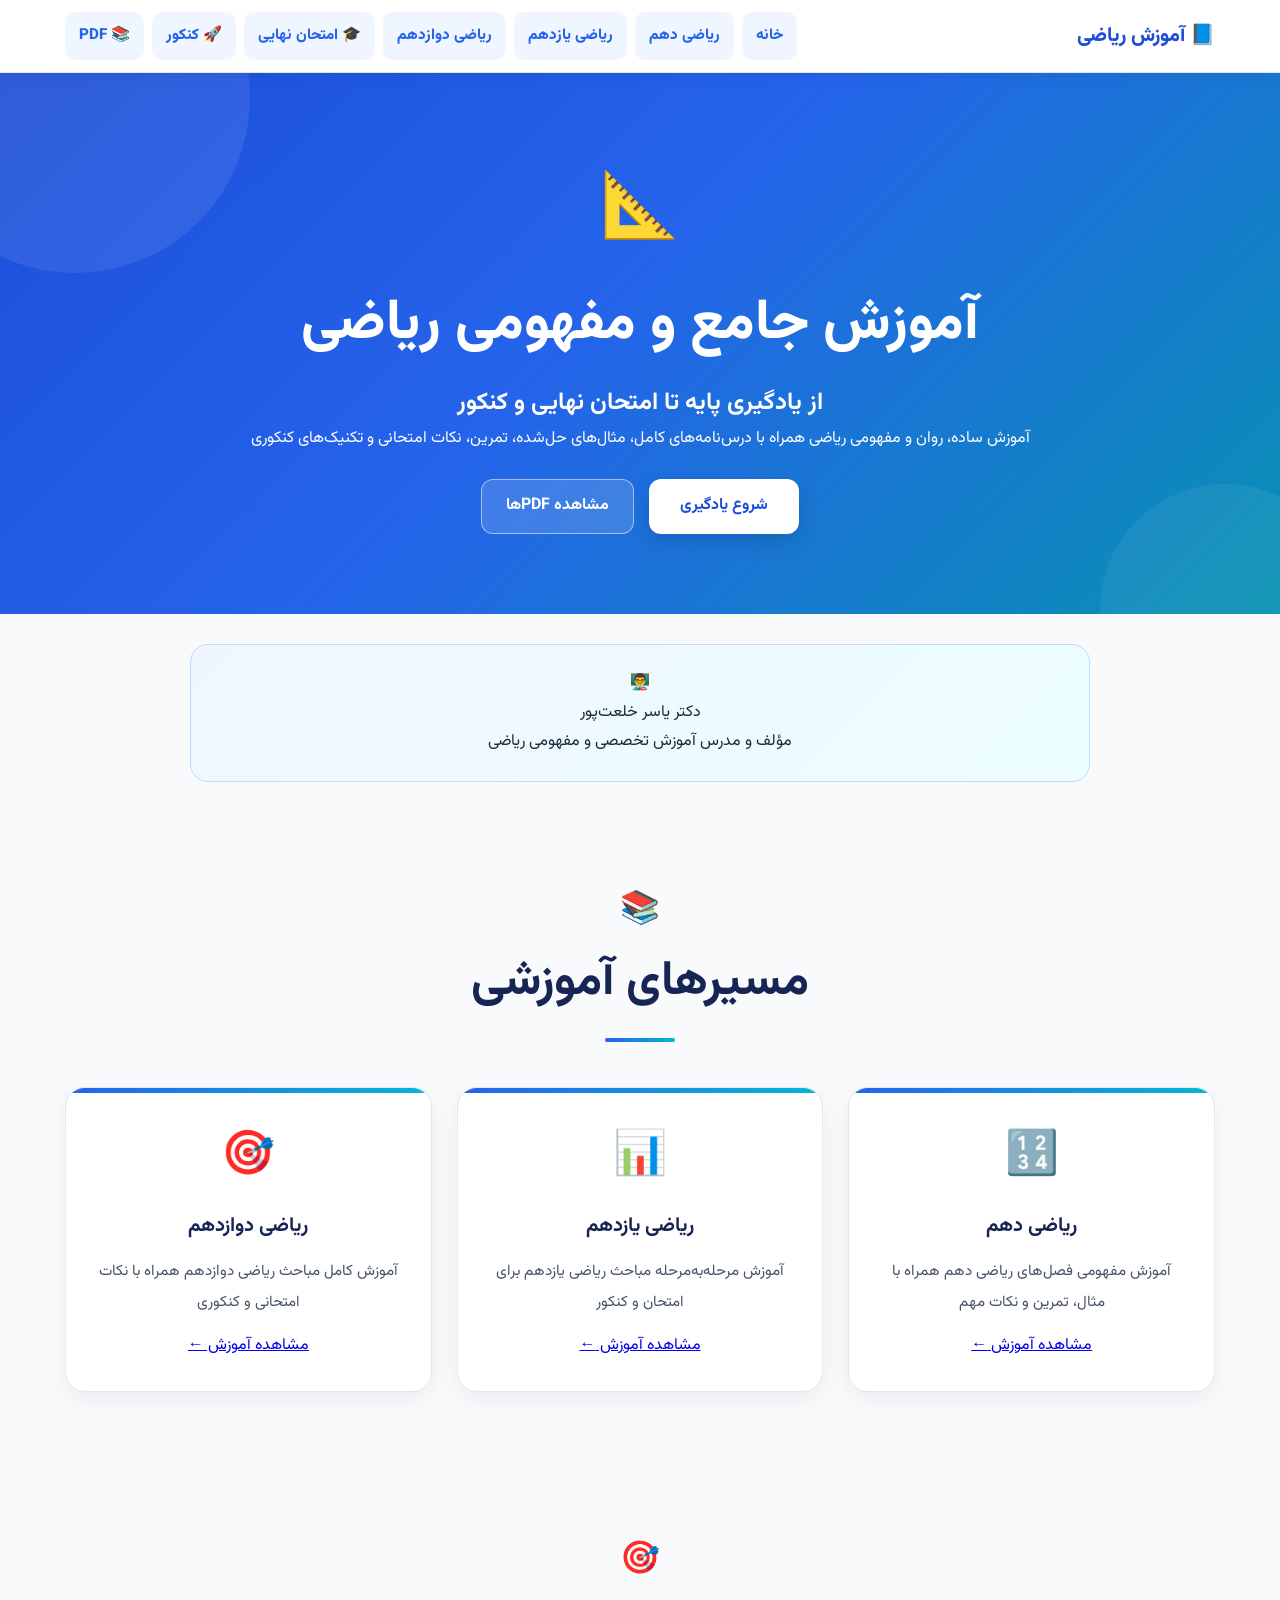
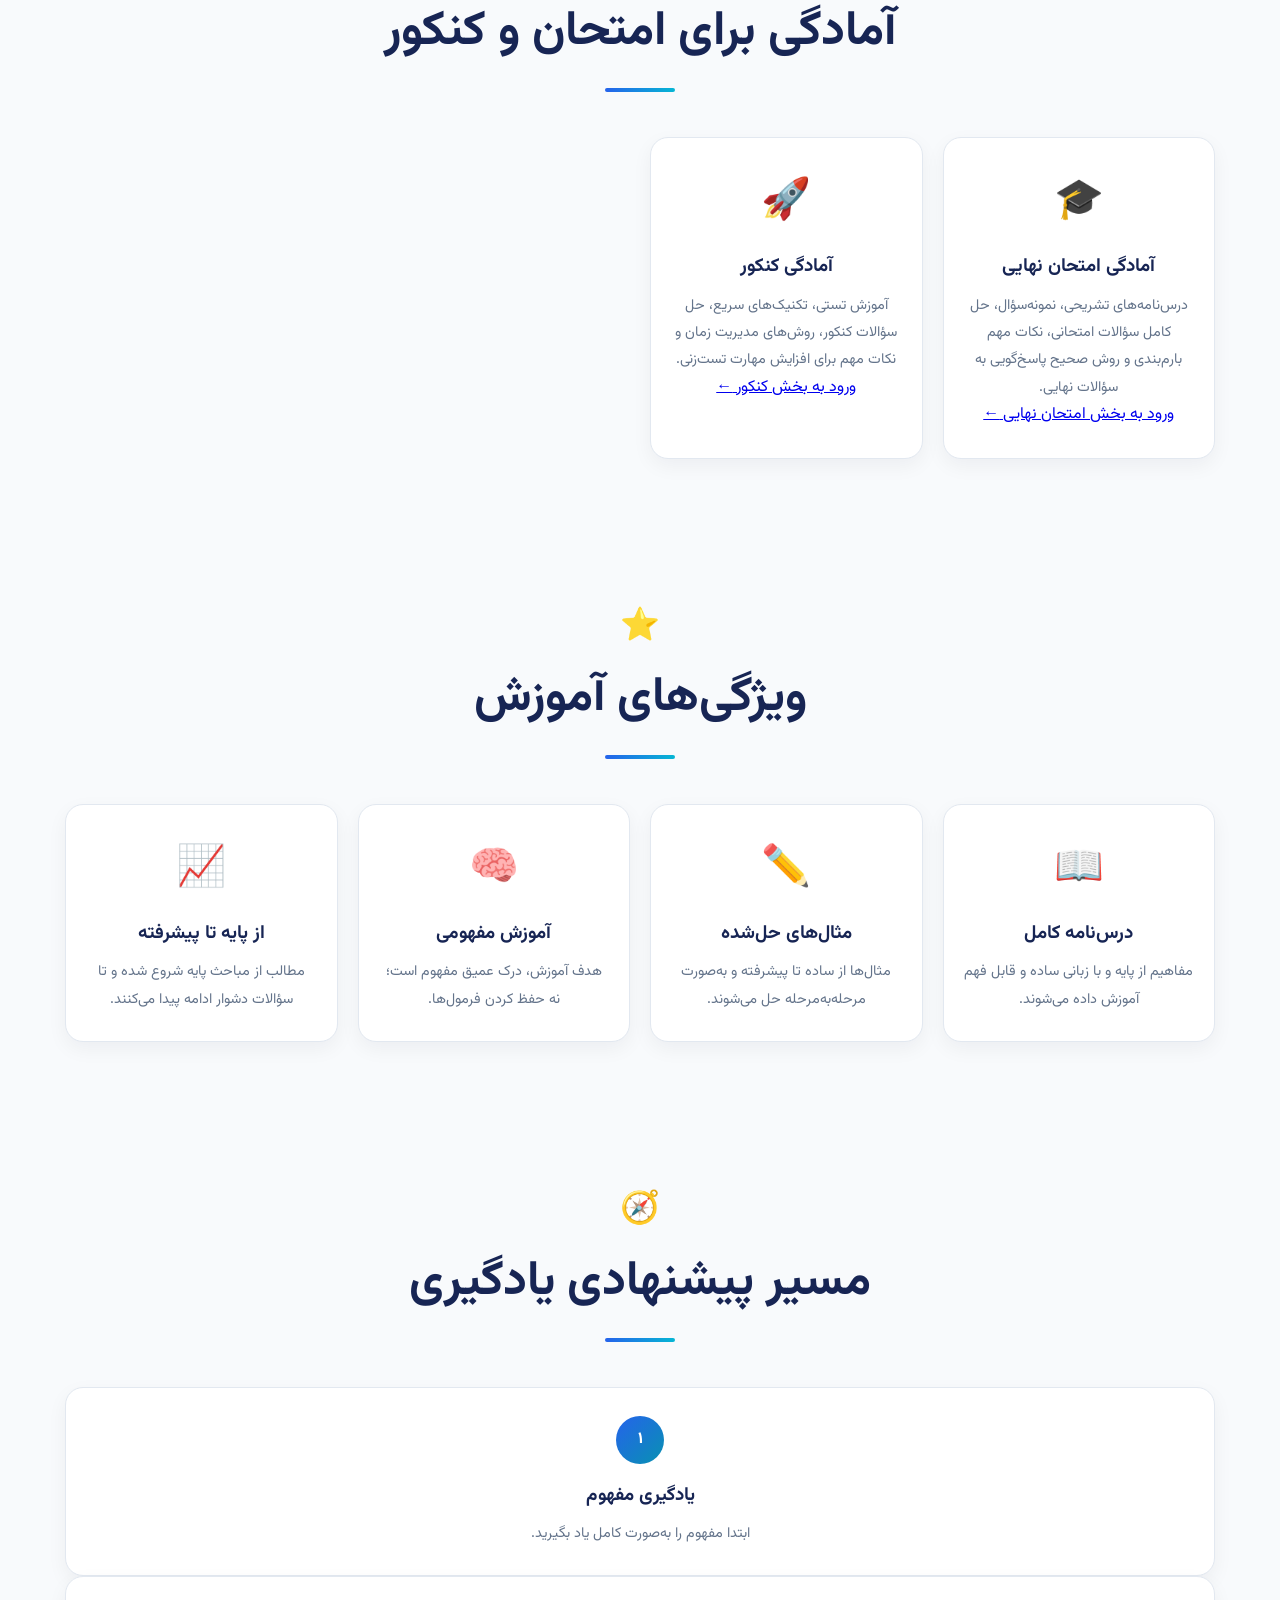
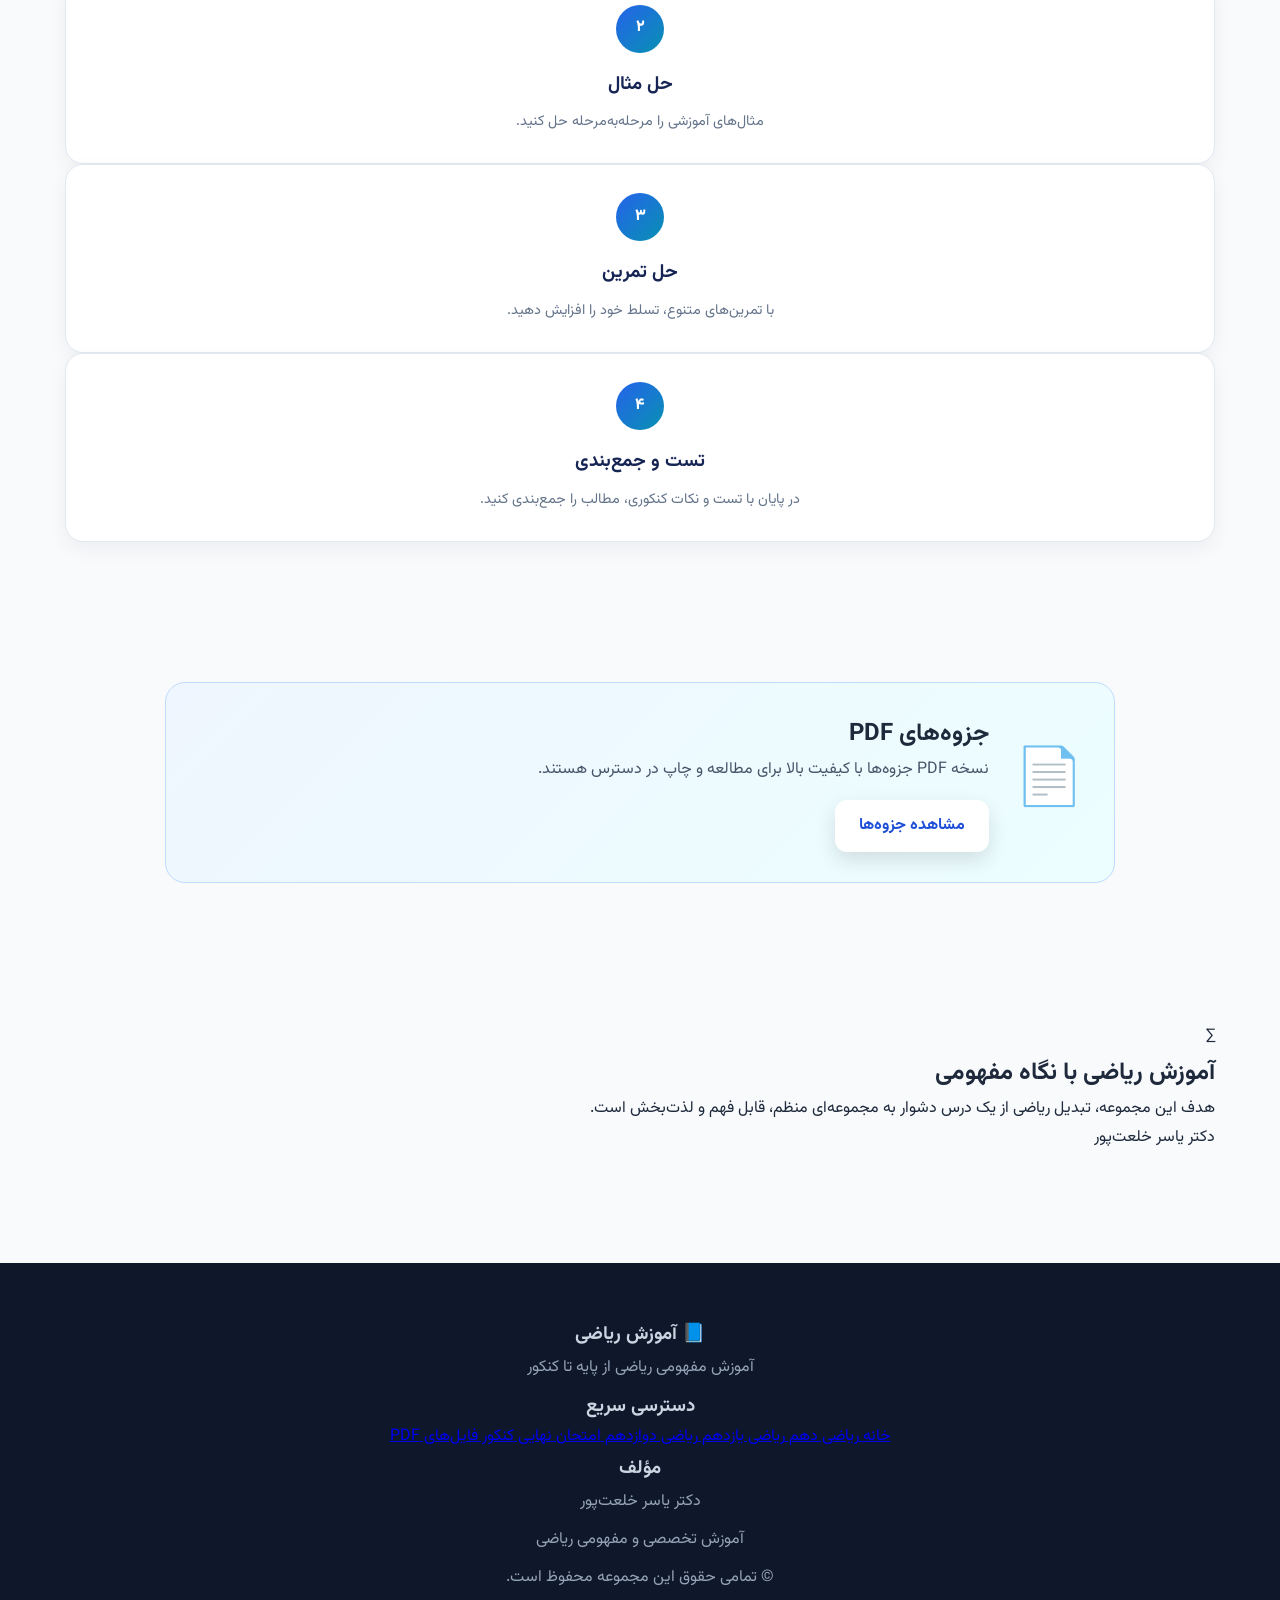
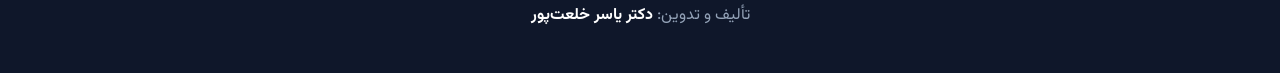
<file: index.html>
<!DOCTYPE html>
<html lang="fa" dir="rtl">

<head>
    <meta charset="UTF-8">

    <meta name="viewport"
          content="width=device-width, initial-scale=1.0">

    <meta name="description"
          content="آموزش جامع و مفهومی ریاضی از پایه تا امتحان نهایی و کنکور">

    <title>آموزش جامع ریاضی | دکتر یاسر خلعت‌پور</title>

    <!-- فونت وزیرمتن -->
    <link rel="preconnect"
          href="https://fonts.googleapis.com">

    <link rel="preconnect"
          href="https://fonts.gstatic.com"
          crossorigin>

    <link href="https://fonts.googleapis.com/css2?family=Vazirmatn:wght@300;400;500;600;700;800;900&display=swap"
          rel="stylesheet">

    <!-- فایل استایل -->
    <link rel="stylesheet"
          href="css/style.css">
</head>


<body>

    <!-- ===================================================== -->
    <!-- نوار منوی اصلی -->
    <!-- ===================================================== -->

    <header class="navbar">

        <div class="container nav-container">

            <div class="logo">
                📘 آموزش ریاضی
            </div>

            <nav class="nav-menu">

                <a href="index.html">
                    خانه
                </a>

                <a href="d10/index.html">
                    ریاضی دهم
                </a>

                <a href="d11/index.html">
                    ریاضی یازدهم
                </a>

                <a href="d12/index.html">
                    ریاضی دوازدهم
                </a>

                <a href="final/index.html">
                    🎓 امتحان نهایی
                </a>

                <a href="konkoor/index.html">
                    🚀 کنکور
                </a>

                <a href="pdf/index.html">
                    📚 PDF
                </a>

            </nav>

        </div>

    </header>


    <!-- ===================================================== -->
    <!-- بخش اصلی -->
    <!-- ===================================================== -->

    <main>

        <section class="hero">

            <div class="container hero-content">

                <div class="hero-icon">
                    📐
                </div>

                <h1>
                    آموزش جامع و مفهومی ریاضی
                </h1>

                <h2>
                    از یادگیری پایه تا امتحان نهایی و کنکور
                </h2>

                <p>
                    آموزش ساده، روان و مفهومی ریاضی همراه با
                    درس‌نامه‌های کامل، مثال‌های حل‌شده،
                    تمرین، نکات امتحانی و تکنیک‌های کنکوری
                </p>


                <div class="hero-buttons">

                    <a href="d10/index.html"
                       class="btn btn-primary">
                        شروع یادگیری
                    </a>

                    <a href="pdf/index.html"
                       class="btn btn-secondary">
                        مشاهده PDFها
                    </a>

                </div>

            </div>

        </section>


        <!-- ================================================= -->
        <!-- معرفی مؤلف -->
        <!-- ================================================= -->

        <section class="container">

            <div class="author-box">

                <div class="author-icon">
                    👨‍🏫
                </div>

                <div>

                    <div class="author-name">
                        دکتر یاسر خلعت‌پور
                    </div>

                    <div class="author-title">
                        مؤلف و مدرس آموزش تخصصی و مفهومی ریاضی
                    </div>

                </div>

            </div>

        </section>


        <!-- ================================================= -->
        <!-- مسیرهای آموزشی -->
        <!-- ================================================= -->

        <section class="container section">

            <div class="section-title">

                <span>
                    📚
                </span>

                <h2>
                    مسیرهای آموزشی
                </h2>

            </div>


            <div class="grade-grid">


                <!-- ریاضی دهم -->

                <div class="grade-card">

                    <div class="card-icon">
                        🔢
                    </div>

                    <h3>
                        ریاضی دهم
                    </h3>

                    <p>
                        آموزش مفهومی فصل‌های ریاضی دهم
                        همراه با مثال، تمرین و نکات مهم
                    </p>

                    <a href="d10/index.html"
                       class="card-link">

                        مشاهده آموزش

                        <span>
                            ←
                        </span>

                    </a>

                </div>


                <!-- ریاضی یازدهم -->

                <div class="grade-card">

                    <div class="card-icon">
                        📊
                    </div>

                    <h3>
                        ریاضی یازدهم
                    </h3>

                    <p>
                        آموزش مرحله‌به‌مرحله مباحث ریاضی یازدهم
                        برای امتحان و کنکور
                    </p>

                    <a href="d11/index.html"
                       class="card-link">

                        مشاهده آموزش

                        <span>
                            ←
                        </span>

                    </a>

                </div>


                <!-- ریاضی دوازدهم -->

                <div class="grade-card">

                    <div class="card-icon">
                        🎯
                    </div>

                    <h3>
                        ریاضی دوازدهم
                    </h3>

                    <p>
                        آموزش کامل مباحث ریاضی دوازدهم
                        همراه با نکات امتحانی و کنکوری
                    </p>

                    <a href="d12/index.html"
                       class="card-link">

                        مشاهده آموزش

                        <span>
                            ←
                        </span>

                    </a>

                </div>


            </div>

        </section>


        <!-- ================================================= -->
        <!-- امتحان نهایی و کنکور -->
        <!-- ================================================= -->

        <section class="container section">

            <div class="section-title">

                <span>
                    🎯
                </span>

                <h2>
                    آمادگی برای امتحان و کنکور
                </h2>

            </div>


            <div class="feature-grid">


                <!-- ========================================= -->
                <!-- امتحان نهایی -->
                <!-- ========================================= -->

                <div class="feature-card final-card">

                    <div class="feature-icon">
                        🎓
                    </div>

                    <h3>
                        آمادگی امتحان نهایی
                    </h3>

                    <p>
                        درس‌نامه‌های تشریحی، نمونه‌سؤال،
                        حل کامل سؤالات امتحانی،
                        نکات مهم بارم‌بندی و روش صحیح
                        پاسخ‌گویی به سؤالات نهایی.
                    </p>

                    <a href="final/index.html"
                       class="card-link">

                        ورود به بخش امتحان نهایی

                        <span>
                            ←
                        </span>

                    </a>

                </div>


                <!-- ========================================= -->
                <!-- کنکور -->
                <!-- ========================================= -->

                <div class="feature-card konkoor-card">

                    <div class="feature-icon">
                        🚀
                    </div>

                    <h3>
                        آمادگی کنکور
                    </h3>

                    <p>
                        آموزش تستی، تکنیک‌های سریع،
                        حل سؤالات کنکور، روش‌های
                        مدیریت زمان و نکات مهم
                        برای افزایش مهارت تست‌زنی.
                    </p>

                    <a href="konkoor/index.html"
                       class="card-link">

                        ورود به بخش کنکور

                        <span>
                            ←
                        </span>

                    </a>

                </div>


            </div>

        </section>


        <!-- ================================================= -->
        <!-- ویژگی‌های آموزش -->
        <!-- ================================================= -->

        <section class="container section">

            <div class="section-title">

                <span>
                    ⭐
                </span>

                <h2>
                    ویژگی‌های آموزش
                </h2>

            </div>


            <div class="feature-grid">


                <div class="feature-card">

                    <div class="feature-icon">
                        📖
                    </div>

                    <h3>
                        درس‌نامه کامل
                    </h3>

                    <p>
                        مفاهیم از پایه و با زبانی ساده و قابل فهم
                        آموزش داده می‌شوند.
                    </p>

                </div>


                <div class="feature-card">

                    <div class="feature-icon">
                        ✏️
                    </div>

                    <h3>
                        مثال‌های حل‌شده
                    </h3>

                    <p>
                        مثال‌ها از ساده تا پیشرفته و
                        به‌صورت مرحله‌به‌مرحله حل می‌شوند.
                    </p>

                </div>


                <div class="feature-card">

                    <div class="feature-icon">
                        🧠
                    </div>

                    <h3>
                        آموزش مفهومی
                    </h3>

                    <p>
                        هدف آموزش، درک عمیق مفهوم است؛
                        نه حفظ کردن فرمول‌ها.
                    </p>

                </div>


                <div class="feature-card">

                    <div class="feature-icon">
                        📈
                    </div>

                    <h3>
                        از پایه تا پیشرفته
                    </h3>

                    <p>
                        مطالب از مباحث پایه شروع شده و
                        تا سؤالات دشوار ادامه پیدا می‌کنند.
                    </p>

                </div>


            </div>

        </section>


        <!-- ================================================= -->
        <!-- مسیر یادگیری -->
        <!-- ================================================= -->

        <section class="container section">

            <div class="section-title">

                <span>
                    🧭
                </span>

                <h2>
                    مسیر پیشنهادی یادگیری
                </h2>

            </div>


            <div class="steps-grid">


                <div class="step">

                    <div class="step-number">
                        ۱
                    </div>

                    <h3>
                        یادگیری مفهوم
                    </h3>

                    <p>
                        ابتدا مفهوم را به‌صورت کامل یاد بگیرید.
                    </p>

                </div>


                <div class="step">

                    <div class="step-number">
                        ۲
                    </div>

                    <h3>
                        حل مثال
                    </h3>

                    <p>
                        مثال‌های آموزشی را
                        مرحله‌به‌مرحله حل کنید.
                    </p>

                </div>


                <div class="step">

                    <div class="step-number">
                        ۳
                    </div>

                    <h3>
                        حل تمرین
                    </h3>

                    <p>
                        با تمرین‌های متنوع،
                        تسلط خود را افزایش دهید.
                    </p>

                </div>


                <div class="step">

                    <div class="step-number">
                        ۴
                    </div>

                    <h3>
                        تست و جمع‌بندی
                    </h3>

                    <p>
                        در پایان با تست و نکات کنکوری،
                        مطالب را جمع‌بندی کنید.
                    </p>

                </div>


            </div>

        </section>


        <!-- ================================================= -->
        <!-- PDF -->
        <!-- ================================================= -->

        <section class="container section">

            <div class="pdf-box">

                <div class="pdf-icon">
                    📄
                </div>

                <div class="pdf-content">

                    <h2>
                        جزوه‌های PDF
                    </h2>

                    <p>
                        نسخه PDF جزوه‌ها با کیفیت بالا
                        برای مطالعه و چاپ در دسترس هستند.
                    </p>

                    <a href="pdf/index.html"
                       class="btn btn-primary">

                        مشاهده جزوه‌ها

                    </a>

                </div>

            </div>

        </section>


        <!-- ================================================= -->
        <!-- معرفی نهایی مؤلف -->
        <!-- ================================================= -->

        <section class="container section">

            <div class="final-author-box">

                <div class="final-author-symbol">
                    ∑
                </div>

                <h2>
                    آموزش ریاضی با نگاه مفهومی
                </h2>

                <p>
                    هدف این مجموعه، تبدیل ریاضی از یک درس دشوار
                    به مجموعه‌ای منظم، قابل فهم و لذت‌بخش است.
                </p>

                <div class="final-author-name">
                    دکتر یاسر خلعت‌پور
                </div>

            </div>

        </section>

    </main>


    <!-- ===================================================== -->
    <!-- فوتر -->
    <!-- ===================================================== -->

    <footer class="footer">

        <div class="container">

            <div class="footer-content">


                <div>

                    <h3>
                        📘 آموزش ریاضی
                    </h3>

                    <p>
                        آموزش مفهومی ریاضی
                        از پایه تا کنکور
                    </p>

                </div>


                <div>

                    <h3>
                        دسترسی سریع
                    </h3>

                    <a href="index.html">
                        خانه
                    </a>

                    <a href="d10/index.html">
                        ریاضی دهم
                    </a>

                    <a href="d11/index.html">
                        ریاضی یازدهم
                    </a>

                    <a href="d12/index.html">
                        ریاضی دوازدهم
                    </a>

                    <a href="final/index.html">
                        امتحان نهایی
                    </a>

                    <a href="konkoor/index.html">
                        کنکور
                    </a>

                    <a href="pdf/index.html">
                        فایل‌های PDF
                    </a>

                </div>


                <div>

                    <h3>
                        مؤلف
                    </h3>

                    <p>
                        دکتر یاسر خلعت‌پور
                    </p>

                    <p>
                        آموزش تخصصی و مفهومی ریاضی
                    </p>

                </div>


            </div>


            <div class="footer-bottom">

                <p>
                    © تمامی حقوق این مجموعه محفوظ است.
                </p>

                <p>
                    تألیف و تدوین:
                    <strong>
                        دکتر یاسر خلعت‌پور
                    </strong>
                </p>

            </div>

        </div>

    </footer>


    <!-- ===================================================== -->
    <!-- JavaScript -->
    <!-- ===================================================== -->

    <script src="js/main.js"></script>

</body>

</html>
</file>
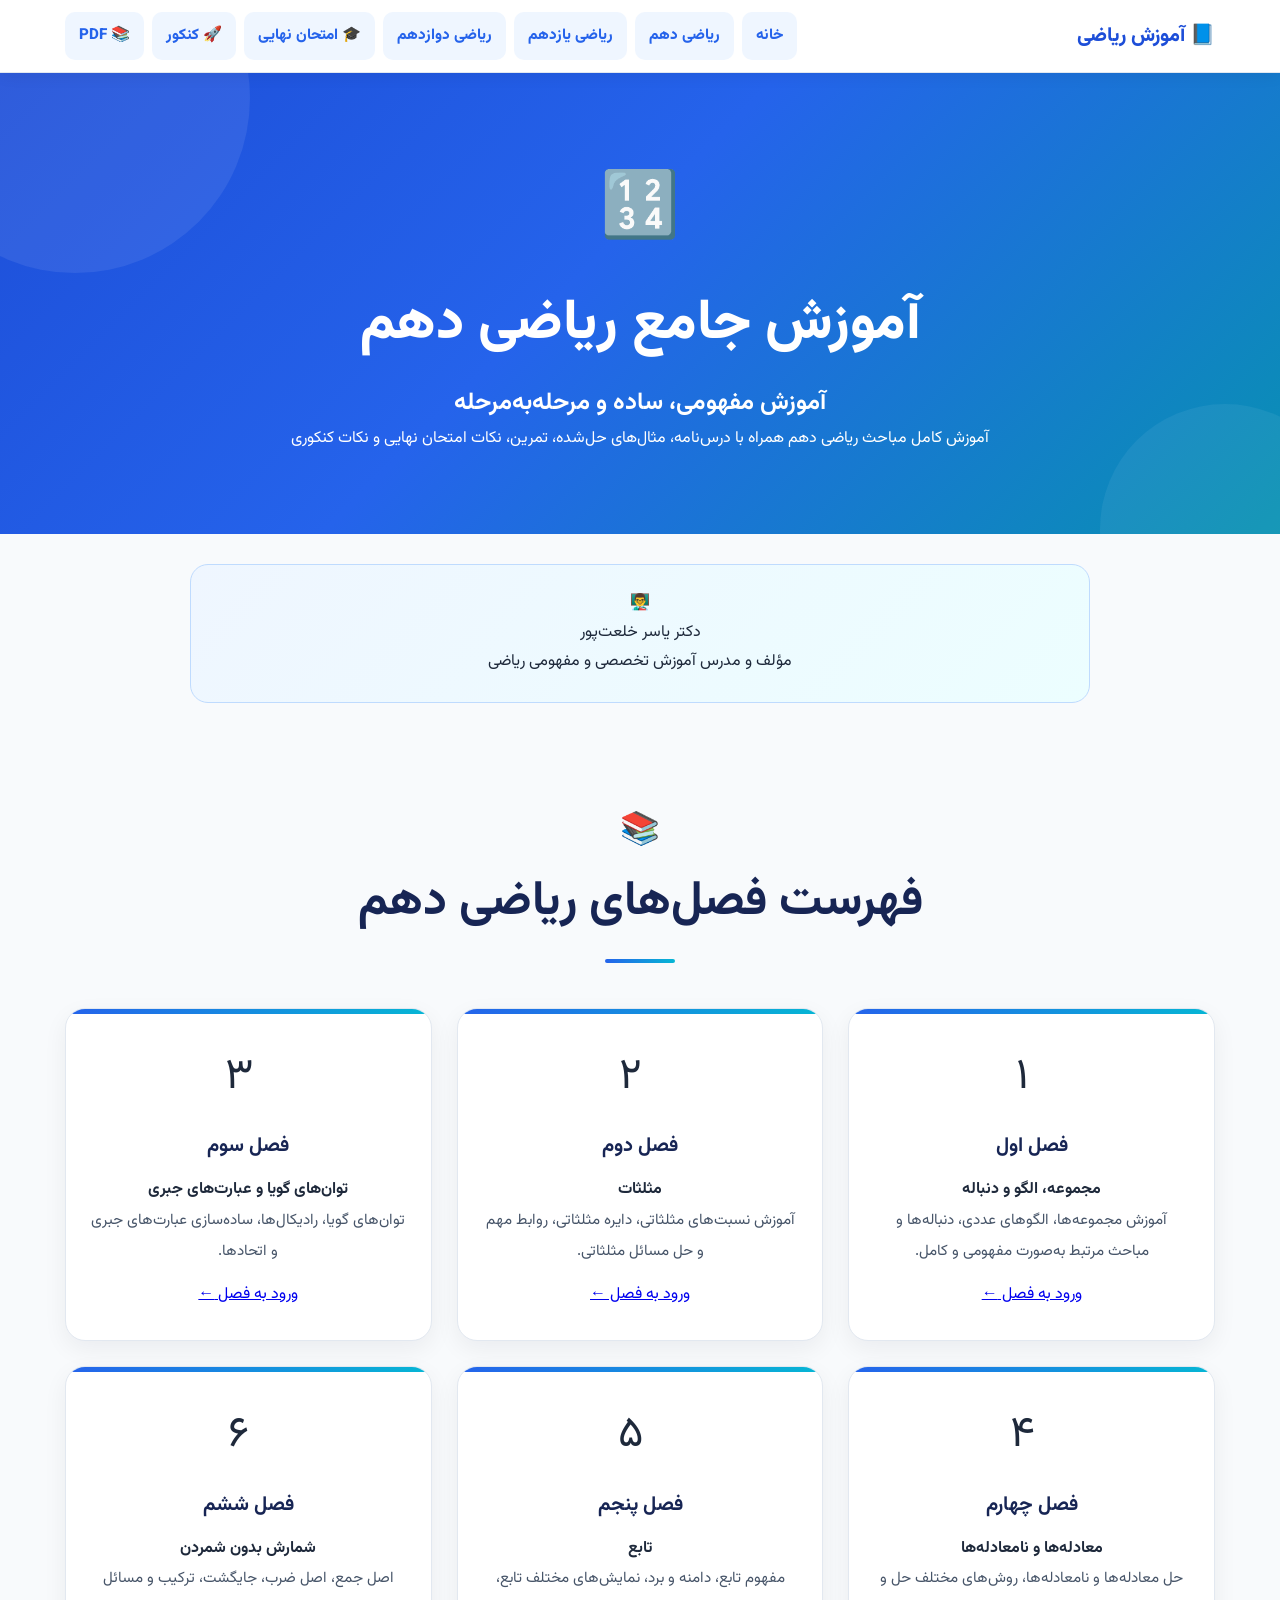
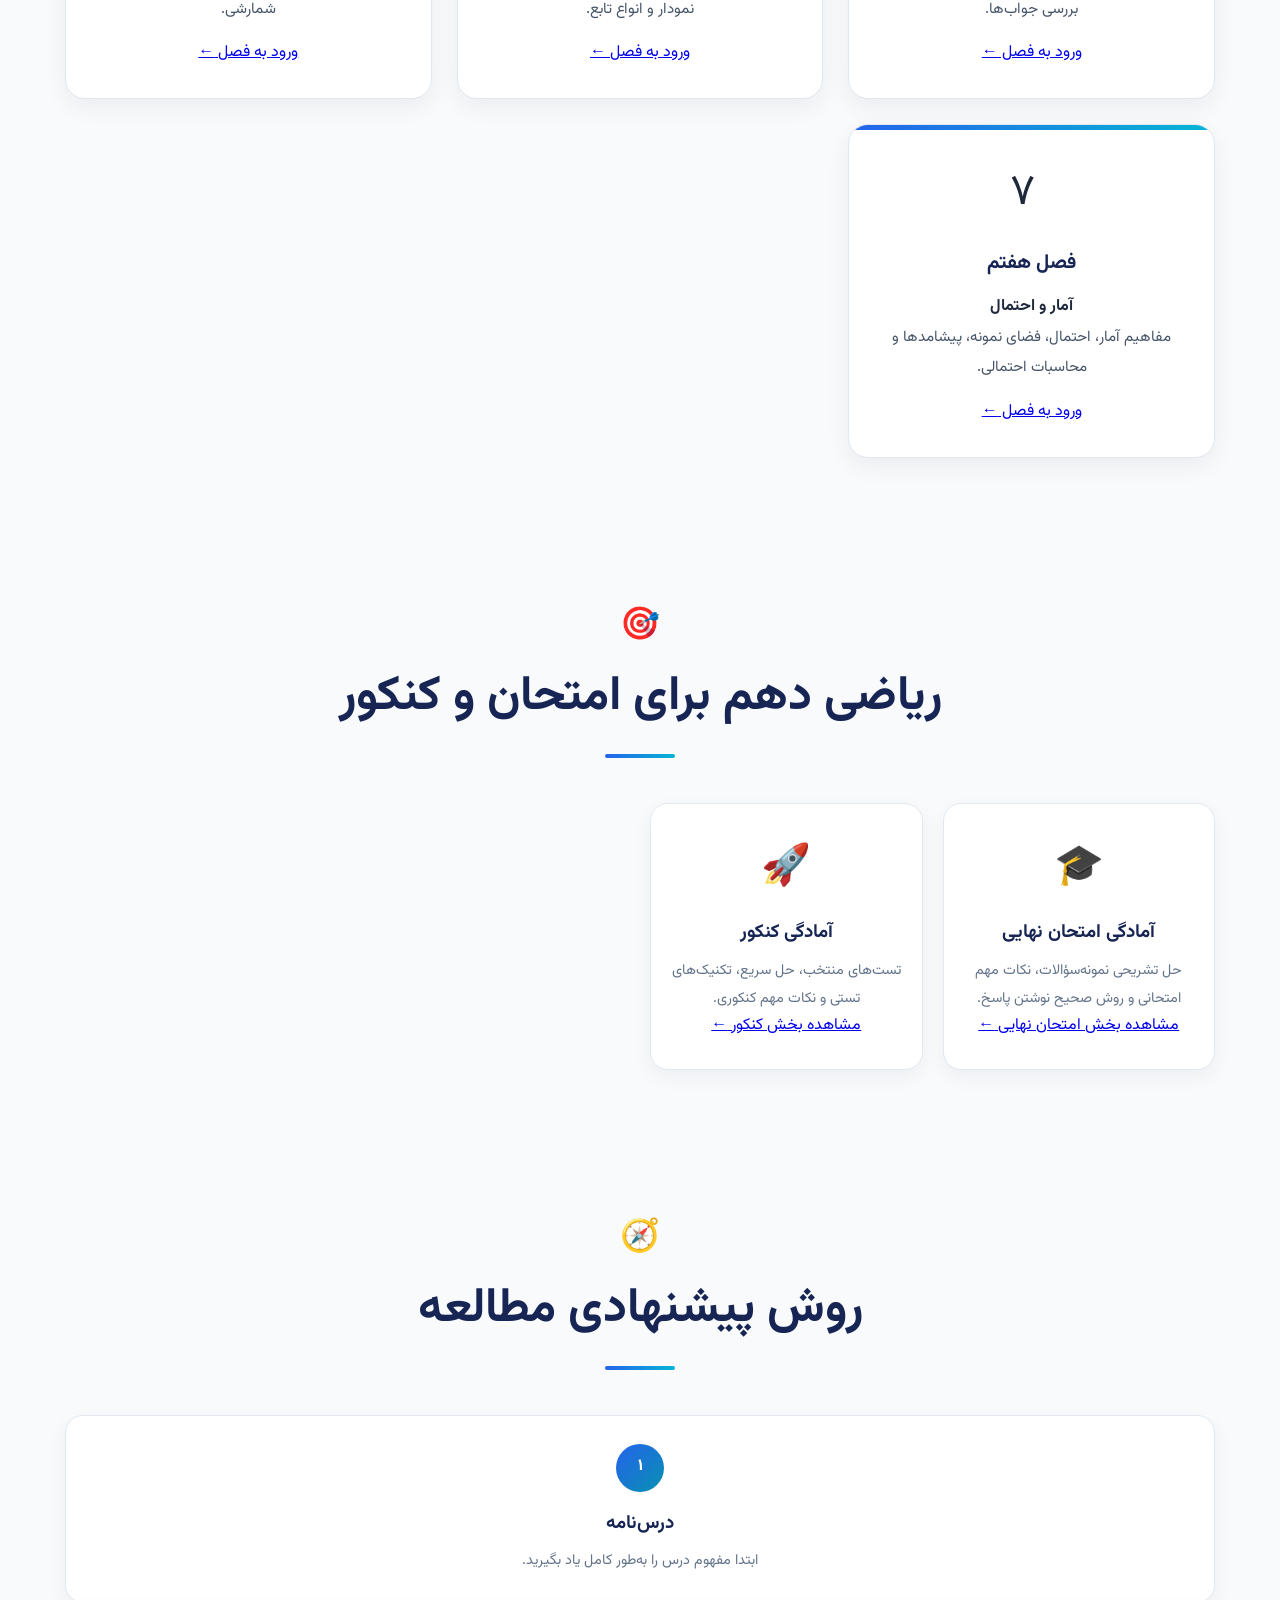
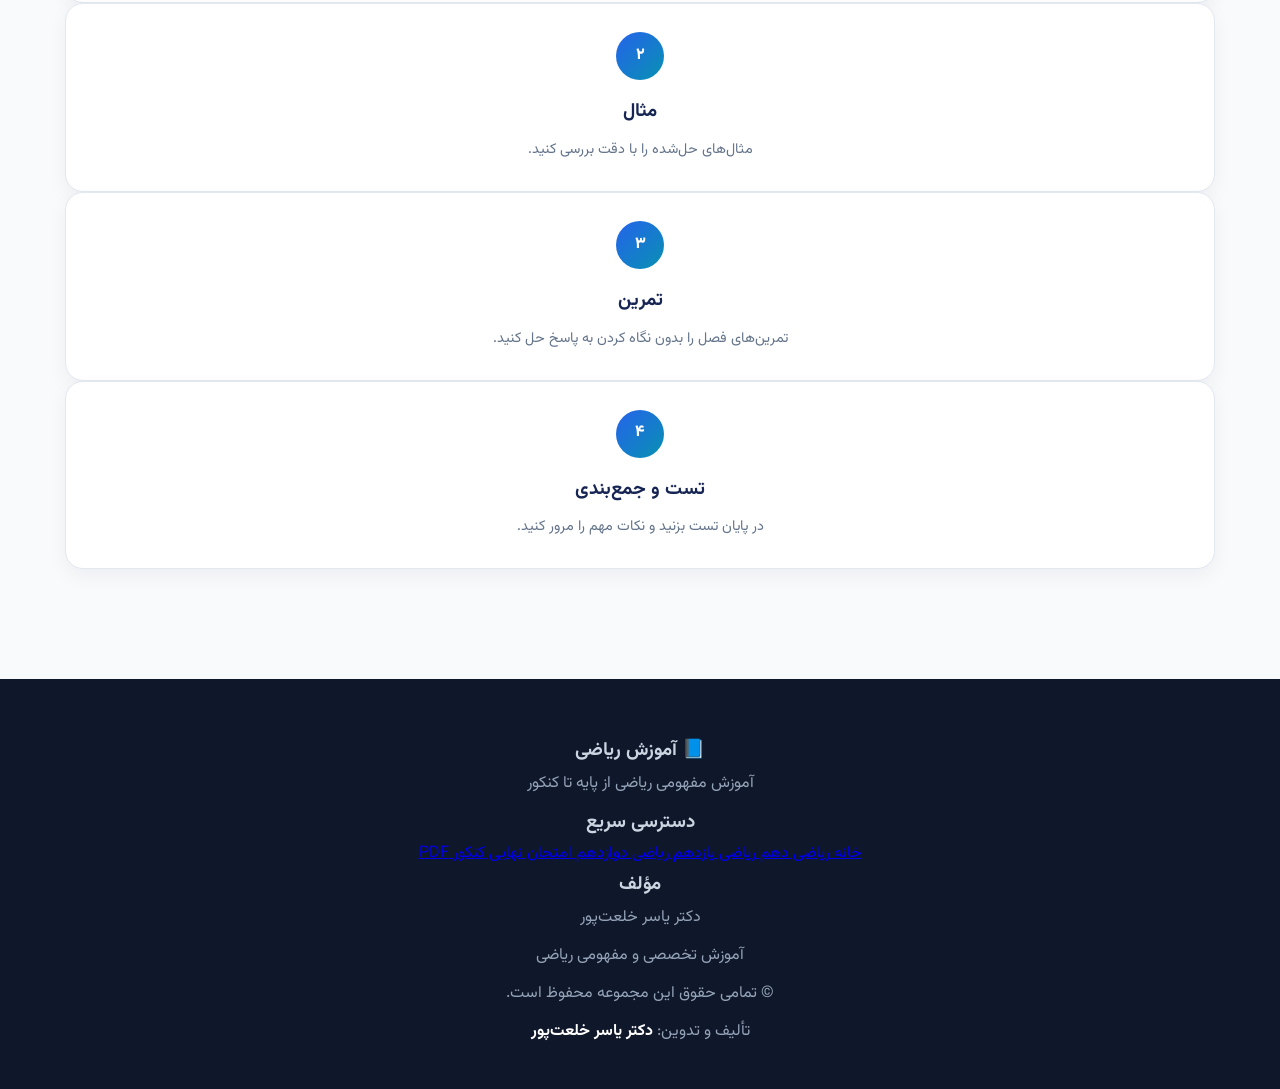
<file: d10/index.html>
<!DOCTYPE html>
<html lang="fa" dir="rtl">

<head>
    <meta charset="UTF-8">

    <meta name="viewport"
          content="width=device-width, initial-scale=1.0">

    <meta name="description"
          content="آموزش جامع ریاضی دهم | دکتر یاسر خلعت‌پور">

    <title>ریاضی دهم | دکتر یاسر خلعت‌پور</title>

    <!-- فونت وزیرمتن -->
    <link rel="preconnect"
          href="https://fonts.googleapis.com">

    <link rel="preconnect"
          href="https://fonts.gstatic.com"
          crossorigin>

    <link href="https://fonts.googleapis.com/css2?family=Vazirmatn:wght@300;400;500;600;700;800;900&display=swap"
          rel="stylesheet">

    <!-- استایل اصلی سایت -->
    <link rel="stylesheet"
          href="../css/style.css">

</head>


<body>

    <!-- ================================================= -->
    <!-- منوی اصلی -->
    <!-- ================================================= -->

    <header class="navbar">

        <div class="container nav-container">

            <div class="logo">
                📘 آموزش ریاضی
            </div>

            <nav class="nav-menu">

                <a href="../index.html">
                    خانه
                </a>

                <a href="index.html">
                    ریاضی دهم
                </a>

                <a href="../d11/index.html">
                    ریاضی یازدهم
                </a>

                <a href="../d12/index.html">
                    ریاضی دوازدهم
                </a>

                <a href="../final/index.html">
                    🎓 امتحان نهایی
                </a>

                <a href="../konkoor/index.html">
                    🚀 کنکور
                </a>

                <a href="../pdf/index.html">
                    📚 PDF
                </a>

            </nav>

        </div>

    </header>


    <!-- ================================================= -->
    <!-- معرفی ریاضی دهم -->
    <!-- ================================================= -->

    <main>

        <section class="hero">

            <div class="container hero-content">

                <div class="hero-icon">
                    🔢
                </div>

                <h1>
                    آموزش جامع ریاضی دهم
                </h1>

                <h2>
                    آموزش مفهومی، ساده و مرحله‌به‌مرحله
                </h2>

                <p>
                    آموزش کامل مباحث ریاضی دهم همراه با
                    درس‌نامه، مثال‌های حل‌شده، تمرین،
                    نکات امتحان نهایی و نکات کنکوری
                </p>

            </div>

        </section>


        <!-- ================================================= -->
        <!-- معرفی مؤلف -->
        <!-- ================================================= -->

        <section class="container">

            <div class="author-box">

                <div class="author-icon">
                    👨‍🏫
                </div>

                <div>

                    <div class="author-name">
                        دکتر یاسر خلعت‌پور
                    </div>

                    <div class="author-title">
                        مؤلف و مدرس آموزش تخصصی و مفهومی ریاضی
                    </div>

                </div>

            </div>

        </section>


        <!-- ================================================= -->
        <!-- فهرست فصل‌ها -->
        <!-- ================================================= -->

        <section class="container section">

            <div class="section-title">

                <span>
                    📚
                </span>

                <h2>
                    فهرست فصل‌های ریاضی دهم
                </h2>

            </div>


            <div class="grade-grid">


                <!-- فصل اول -->

                <div class="grade-card">

                    <div class="card-icon">
                        ۱️⃣
                    </div>

                    <h3>
                        فصل اول
                    </h3>

                    <h4>
                        مجموعه، الگو و دنباله
                    </h4>

                    <p>
                        آموزش مجموعه‌ها، الگوهای عددی،
                        دنباله‌ها و مباحث مرتبط
                        به‌صورت مفهومی و کامل.
                    </p>

                    <a href="fasl1.html"
                       class="card-link">

                        ورود به فصل

                        <span>
                            ←
                        </span>

                    </a>

                </div>


                <!-- فصل دوم -->

                <div class="grade-card">

                    <div class="card-icon">
                        ۲️⃣
                    </div>

                    <h3>
                        فصل دوم
                    </h3>

                    <h4>
                        مثلثات
                    </h4>

                    <p>
                        آموزش نسبت‌های مثلثاتی،
                        دایره مثلثاتی، روابط مهم
                        و حل مسائل مثلثاتی.
                    </p>

                    <a href="fasl2.html"
                       class="card-link">

                        ورود به فصل

                        <span>
                            ←
                        </span>

                    </a>

                </div>


                <!-- فصل سوم -->

                <div class="grade-card">

                    <div class="card-icon">
                        ۳️⃣
                    </div>

                    <h3>
                        فصل سوم
                    </h3>

                    <h4>
                        توان‌های گویا و عبارت‌های جبری
                    </h4>

                    <p>
                        توان‌های گویا، رادیکال‌ها،
                        ساده‌سازی عبارت‌های جبری
                        و اتحادها.
                    </p>

                    <a href="fasl3.html"
                       class="card-link">

                        ورود به فصل

                        <span>
                            ←
                        </span>

                    </a>

                </div>


                <!-- فصل چهارم -->

                <div class="grade-card">

                    <div class="card-icon">
                        ۴️⃣
                    </div>

                    <h3>
                        فصل چهارم
                    </h3>

                    <h4>
                        معادله‌ها و نامعادله‌ها
                    </h4>

                    <p>
                        حل معادله‌ها و نامعادله‌ها،
                        روش‌های مختلف حل و
                        بررسی جواب‌ها.
                    </p>

                    <a href="fasl4.html"
                       class="card-link">

                        ورود به فصل

                        <span>
                            ←
                        </span>

                    </a>

                </div>


                <!-- فصل پنجم -->

                <div class="grade-card">

                    <div class="card-icon">
                        ۵️⃣
                    </div>

                    <h3>
                        فصل پنجم
                    </h3>

                    <h4>
                        تابع
                    </h4>

                    <p>
                        مفهوم تابع، دامنه و برد،
                        نمایش‌های مختلف تابع،
                        نمودار و انواع تابع.
                    </p>

                    <a href="fasl5.html"
                       class="card-link">

                        ورود به فصل

                        <span>
                            ←
                        </span>

                    </a>

                </div>


                <!-- فصل ششم -->

                <div class="grade-card">

                    <div class="card-icon">
                        ۶️⃣
                    </div>

                    <h3>
                        فصل ششم
                    </h3>

                    <h4>
                        شمارش بدون شمردن
                    </h4>

                    <p>
                        اصل جمع، اصل ضرب،
                        جایگشت، ترکیب و
                        مسائل شمارشی.
                    </p>

                    <a href="fasl6.html"
                       class="card-link">

                        ورود به فصل

                        <span>
                            ←
                        </span>

                    </a>

                </div>


                <!-- فصل هفتم -->

                <div class="grade-card">

                    <div class="card-icon">
                        ۷️⃣
                    </div>

                    <h3>
                        فصل هفتم
                    </h3>

                    <h4>
                        آمار و احتمال
                    </h4>

                    <p>
                        مفاهیم آمار، احتمال،
                        فضای نمونه، پیشامدها
                        و محاسبات احتمالی.
                    </p>

                    <a href="fasl7.html"
                       class="card-link">

                        ورود به فصل

                        <span>
                            ←
                        </span>

                    </a>

                </div>


            </div>

        </section>


        <!-- ================================================= -->
        <!-- امتحان نهایی و کنکور -->
        <!-- ================================================= -->

        <section class="container section">

            <div class="section-title">

                <span>
                    🎯
                </span>

                <h2>
                    ریاضی دهم برای امتحان و کنکور
                </h2>

            </div>


            <div class="feature-grid">


                <div class="feature-card">

                    <div class="feature-icon">
                        🎓
                    </div>

                    <h3>
                        آمادگی امتحان نهایی
                    </h3>

                    <p>
                        حل تشریحی نمونه‌سؤالات،
                        نکات مهم امتحانی و
                        روش صحیح نوشتن پاسخ.
                    </p>

                    <a href="../final/index.html"
                       class="card-link">

                        مشاهده بخش امتحان نهایی

                        <span>
                            ←
                        </span>

                    </a>

                </div>


                <div class="feature-card">

                    <div class="feature-icon">
                        🚀
                    </div>

                    <h3>
                        آمادگی کنکور
                    </h3>

                    <p>
                        تست‌های منتخب، حل سریع،
                        تکنیک‌های تستی و
                        نکات مهم کنکوری.
                    </p>

                    <a href="../konkoor/index.html"
                       class="card-link">

                        مشاهده بخش کنکور

                        <span>
                            ←
                        </span>

                    </a>

                </div>


            </div>

        </section>


        <!-- ================================================= -->
        <!-- روش مطالعه -->
        <!-- ================================================= -->

        <section class="container section">

            <div class="section-title">

                <span>
                    🧭
                </span>

                <h2>
                    روش پیشنهادی مطالعه
                </h2>

            </div>


            <div class="steps-grid">


                <div class="step">

                    <div class="step-number">
                        ۱
                    </div>

                    <h3>
                        درس‌نامه
                    </h3>

                    <p>
                        ابتدا مفهوم درس را
                        به‌طور کامل یاد بگیرید.
                    </p>

                </div>


                <div class="step">

                    <div class="step-number">
                        ۲
                    </div>

                    <h3>
                        مثال
                    </h3>

                    <p>
                        مثال‌های حل‌شده را
                        با دقت بررسی کنید.
                    </p>

                </div>


                <div class="step">

                    <div class="step-number">
                        ۳
                    </div>

                    <h3>
                        تمرین
                    </h3>

                    <p>
                        تمرین‌های فصل را
                        بدون نگاه کردن به پاسخ حل کنید.
                    </p>

                </div>


                <div class="step">

                    <div class="step-number">
                        ۴
                    </div>

                    <h3>
                        تست و جمع‌بندی
                    </h3>

                    <p>
                        در پایان تست بزنید و
                        نکات مهم را مرور کنید.
                    </p>

                </div>


            </div>

        </section>


    </main>


    <!-- ================================================= -->
    <!-- فوتر -->
    <!-- ================================================= -->

    <footer class="footer">

        <div class="container">

            <div class="footer-content">

                <div>

                    <h3>
                        📘 آموزش ریاضی
                    </h3>

                    <p>
                        آموزش مفهومی ریاضی
                        از پایه تا کنکور
                    </p>

                </div>


                <div>

                    <h3>
                        دسترسی سریع
                    </h3>

                    <a href="../index.html">
                        خانه
                    </a>

                    <a href="index.html">
                        ریاضی دهم
                    </a>

                    <a href="../d11/index.html">
                        ریاضی یازدهم
                    </a>

                    <a href="../d12/index.html">
                        ریاضی دوازدهم
                    </a>

                    <a href="../final/index.html">
                        امتحان نهایی
                    </a>

                    <a href="../konkoor/index.html">
                        کنکور
                    </a>

                    <a href="../pdf/index.html">
                        PDF
                    </a>

                </div>


                <div>

                    <h3>
                        مؤلف
                    </h3>

                    <p>
                        دکتر یاسر خلعت‌پور
                    </p>

                    <p>
                        آموزش تخصصی و مفهومی ریاضی
                    </p>

                </div>

            </div>


            <div class="footer-bottom">

                <p>
                    © تمامی حقوق این مجموعه محفوظ است.
                </p>

                <p>
                    تألیف و تدوین:
                    <strong>
                        دکتر یاسر خلعت‌پور
                    </strong>
                </p>

            </div>

        </div>

    </footer>


    <!-- JavaScript -->

    <script src="../js/main.js"></script>

</body>

</html>
</file>
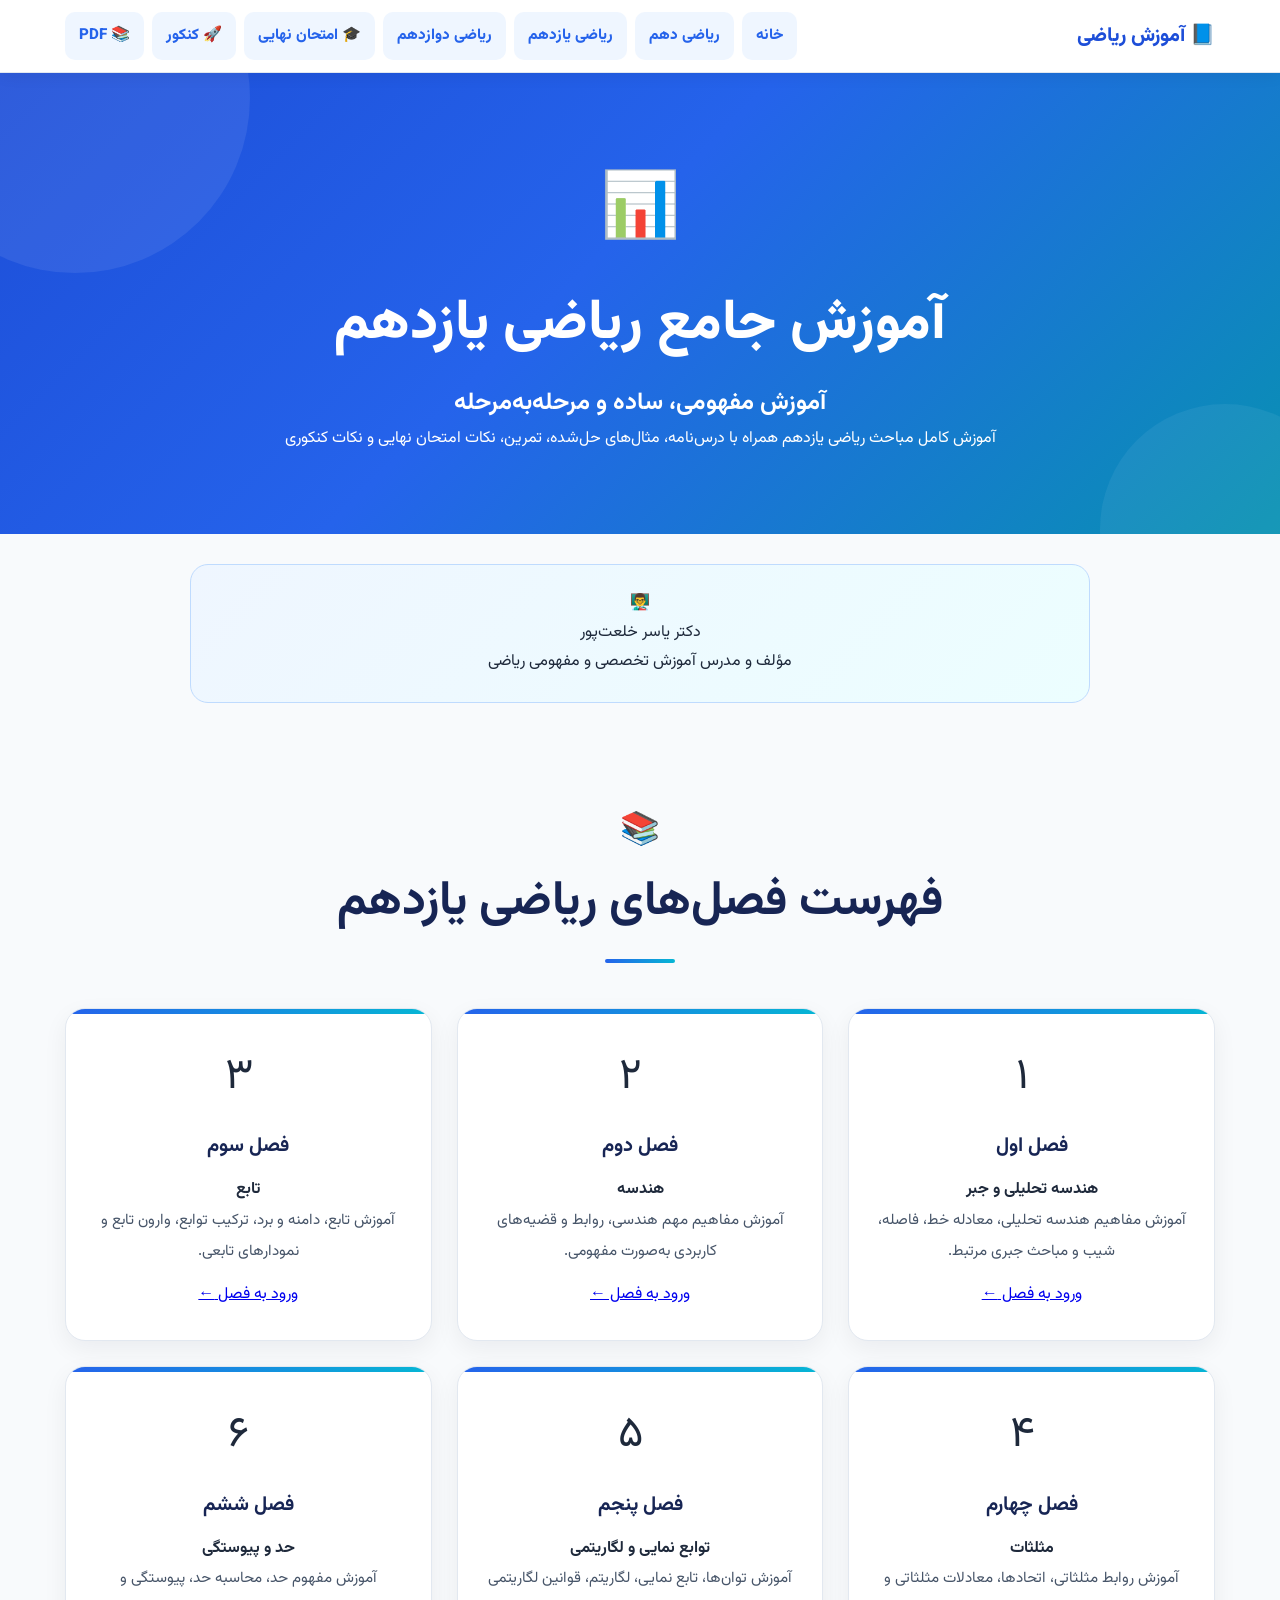
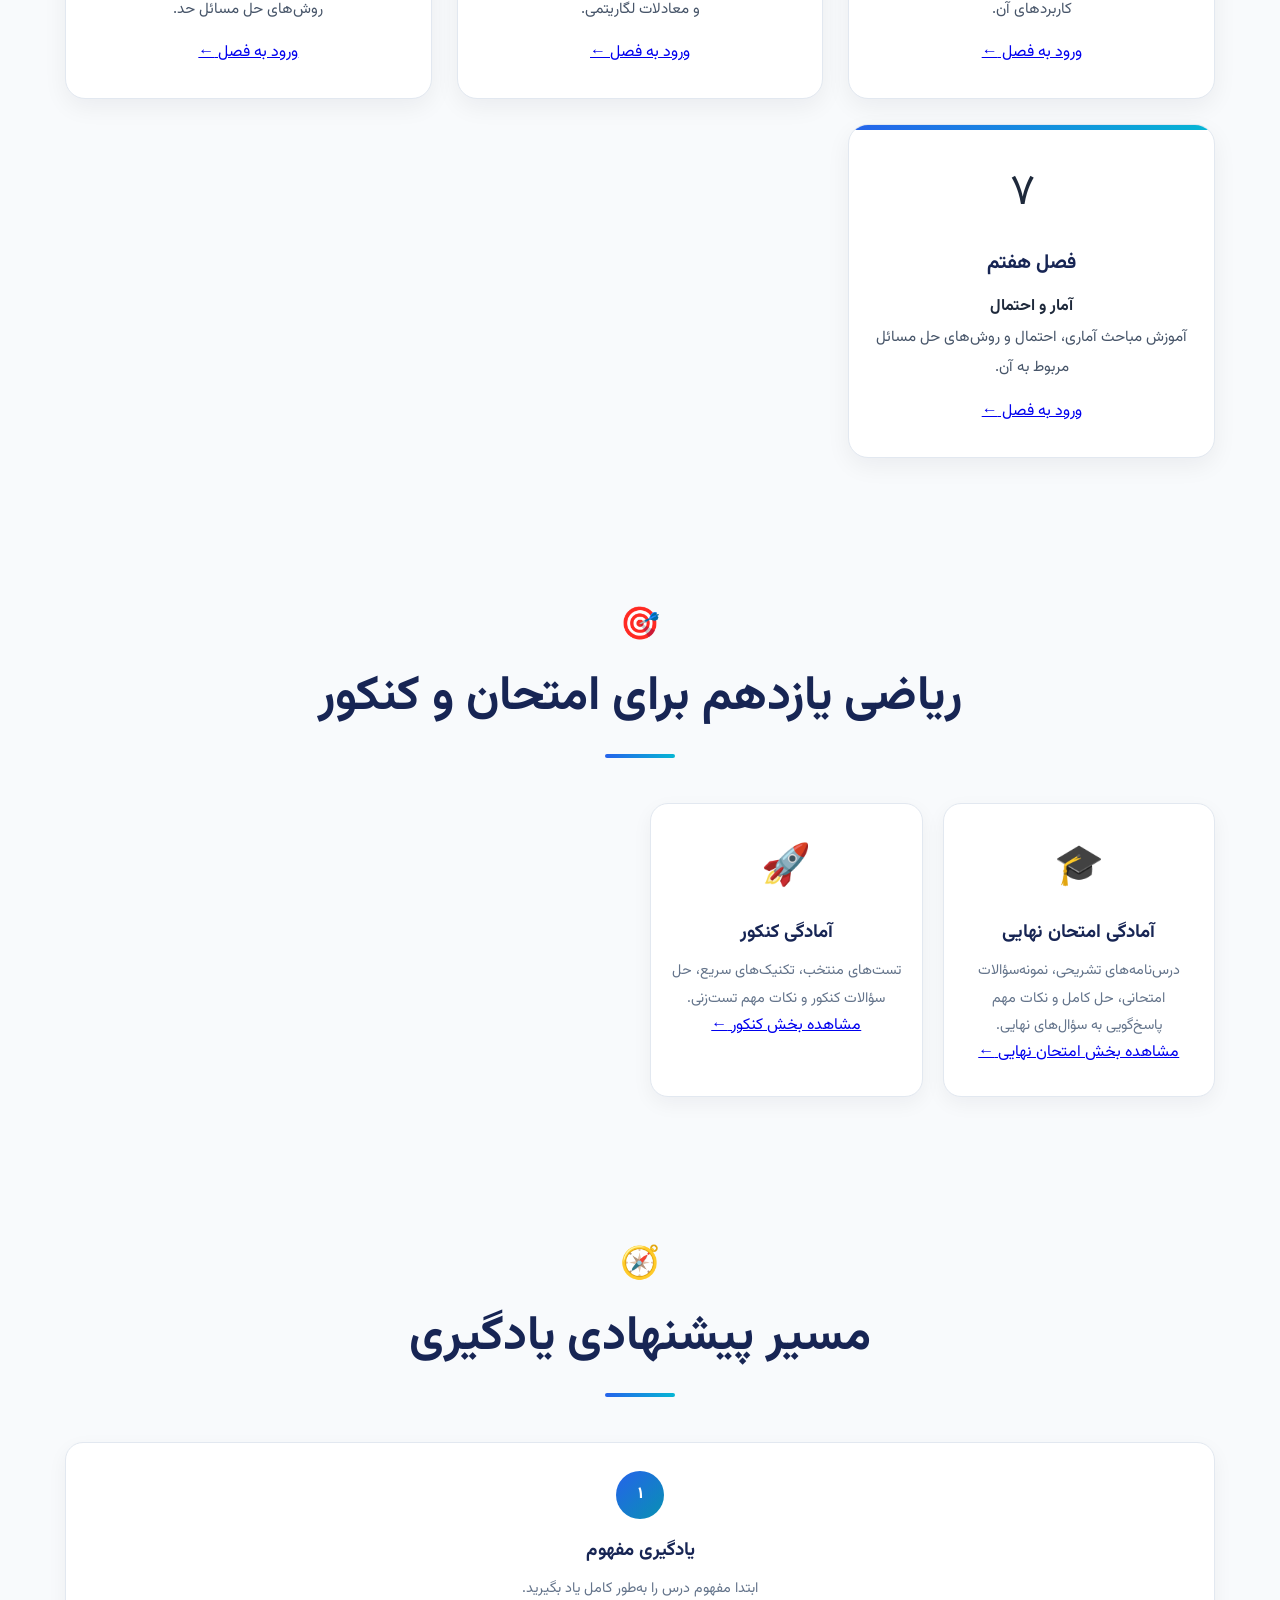
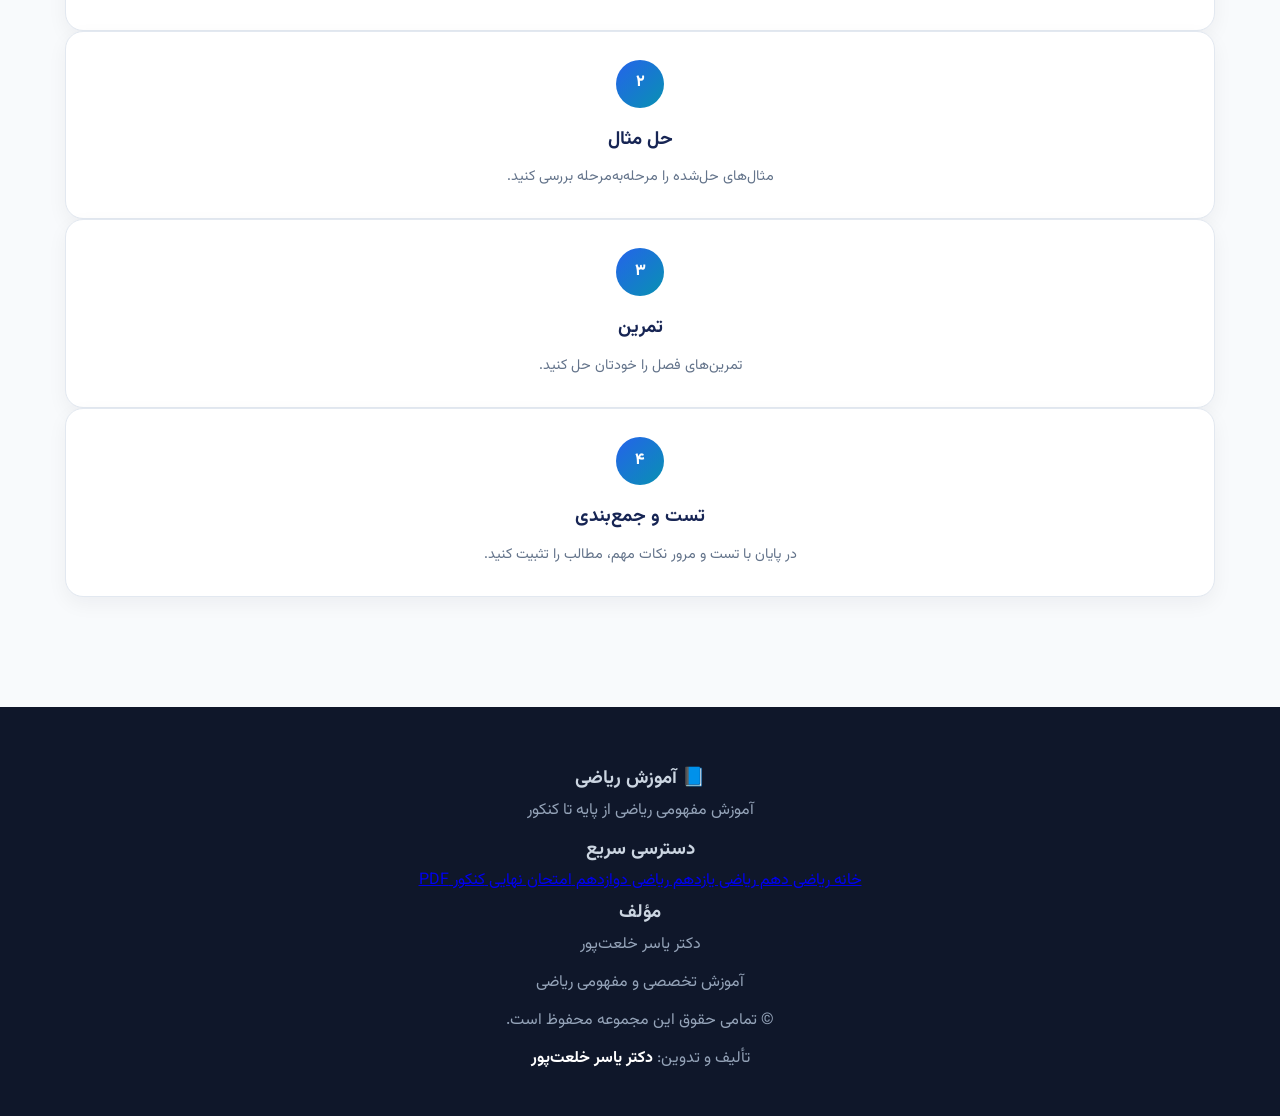
<file: d11/index.html>
<!DOCTYPE html>
<html lang="fa" dir="rtl">

<head>
    <meta charset="UTF-8">

    <meta name="viewport"
          content="width=device-width, initial-scale=1.0">

    <meta name="description"
          content="آموزش جامع ریاضی یازدهم | دکتر یاسر خلعت‌پور">

    <title>ریاضی یازدهم | دکتر یاسر خلعت‌پور</title>

    <!-- فونت وزیرمتن -->
    <link rel="preconnect"
          href="https://fonts.googleapis.com">

    <link rel="preconnect"
          href="https://fonts.gstatic.com"
          crossorigin>

    <link href="https://fonts.googleapis.com/css2?family=Vazirmatn:wght@300;400;500;600;700;800;900&display=swap"
          rel="stylesheet">

    <!-- استایل اصلی سایت -->
    <link rel="stylesheet"
          href="../css/style.css">

</head>


<body>

    <!-- ================================================= -->
    <!-- منوی اصلی -->
    <!-- ================================================= -->

    <header class="navbar">

        <div class="container nav-container">

            <div class="logo">
                📘 آموزش ریاضی
            </div>

            <nav class="nav-menu">

                <a href="../index.html">
                    خانه
                </a>

                <a href="../d10/index.html">
                    ریاضی دهم
                </a>

                <a href="index.html">
                    ریاضی یازدهم
                </a>

                <a href="../d12/index.html">
                    ریاضی دوازدهم
                </a>

                <a href="../final/index.html">
                    🎓 امتحان نهایی
                </a>

                <a href="../konkoor/index.html">
                    🚀 کنکور
                </a>

                <a href="../pdf/index.html">
                    📚 PDF
                </a>

            </nav>

        </div>

    </header>


    <!-- ================================================= -->
    <!-- معرفی ریاضی یازدهم -->
    <!-- ================================================= -->

    <main>

        <section class="hero">

            <div class="container hero-content">

                <div class="hero-icon">
                    📊
                </div>

                <h1>
                    آموزش جامع ریاضی یازدهم
                </h1>

                <h2>
                    آموزش مفهومی، ساده و مرحله‌به‌مرحله
                </h2>

                <p>
                    آموزش کامل مباحث ریاضی یازدهم همراه با
                    درس‌نامه، مثال‌های حل‌شده، تمرین،
                    نکات امتحان نهایی و نکات کنکوری
                </p>

            </div>

        </section>


        <!-- ================================================= -->
        <!-- معرفی مؤلف -->
        <!-- ================================================= -->

        <section class="container">

            <div class="author-box">

                <div class="author-icon">
                    👨‍🏫
                </div>

                <div>

                    <div class="author-name">
                        دکتر یاسر خلعت‌پور
                    </div>

                    <div class="author-title">
                        مؤلف و مدرس آموزش تخصصی و مفهومی ریاضی
                    </div>

                </div>

            </div>

        </section>


        <!-- ================================================= -->
        <!-- فهرست فصل‌ها -->
        <!-- ================================================= -->

        <section class="container section">

            <div class="section-title">

                <span>
                    📚
                </span>

                <h2>
                    فهرست فصل‌های ریاضی یازدهم
                </h2>

            </div>


            <div class="grade-grid">


                <!-- ========================================= -->
                <!-- فصل اول -->
                <!-- ========================================= -->

                <div class="grade-card">

                    <div class="card-icon">
                        ۱️⃣
                    </div>

                    <h3>
                        فصل اول
                    </h3>

                    <h4>
                        هندسه تحلیلی و جبر
                    </h4>

                    <p>
                        آموزش مفاهیم هندسه تحلیلی،
                        معادله خط، فاصله، شیب و
                        مباحث جبری مرتبط.
                    </p>

                    <a href="fasl1.html"
                       class="card-link">

                        ورود به فصل

                        <span>
                            ←
                        </span>

                    </a>

                </div>


                <!-- ========================================= -->
                <!-- فصل دوم -->
                <!-- ========================================= -->

                <div class="grade-card">

                    <div class="card-icon">
                        ۲️⃣
                    </div>

                    <h3>
                        فصل دوم
                    </h3>

                    <h4>
                        هندسه
                    </h4>

                    <p>
                        آموزش مفاهیم مهم هندسی،
                        روابط و قضیه‌های کاربردی
                        به‌صورت مفهومی.
                    </p>

                    <a href="fasl2.html"
                       class="card-link">

                        ورود به فصل

                        <span>
                            ←
                        </span>

                    </a>

                </div>


                <!-- ========================================= -->
                <!-- فصل سوم -->
                <!-- ========================================= -->

                <div class="grade-card">

                    <div class="card-icon">
                        ۳️⃣
                    </div>

                    <h3>
                        فصل سوم
                    </h3>

                    <h4>
                        تابع
                    </h4>

                    <p>
                        آموزش تابع، دامنه و برد،
                        ترکیب توابع، وارون تابع
                        و نمودارهای تابعی.
                    </p>

                    <a href="fasl3.html"
                       class="card-link">

                        ورود به فصل

                        <span>
                            ←
                        </span>

                    </a>

                </div>


                <!-- ========================================= -->
                <!-- فصل چهارم -->
                <!-- ========================================= -->

                <div class="grade-card">

                    <div class="card-icon">
                        ۴️⃣
                    </div>

                    <h3>
                        فصل چهارم
                    </h3>

                    <h4>
                        مثلثات
                    </h4>

                    <p>
                        آموزش روابط مثلثاتی،
                        اتحادها، معادلات مثلثاتی
                        و کاربردهای آن.
                    </p>

                    <a href="fasl4.html"
                       class="card-link">

                        ورود به فصل

                        <span>
                            ←
                        </span>

                    </a>

                </div>


                <!-- ========================================= -->
                <!-- فصل پنجم -->
                <!-- ========================================= -->

                <div class="grade-card">

                    <div class="card-icon">
                        ۵️⃣
                    </div>

                    <h3>
                        فصل پنجم
                    </h3>

                    <h4>
                        توابع نمایی و لگاریتمی
                    </h4>

                    <p>
                        آموزش توان‌ها، تابع نمایی،
                        لگاریتم، قوانین لگاریتمی و
                        معادلات لگاریتمی.
                    </p>

                    <a href="fasl5.html"
                       class="card-link">

                        ورود به فصل

                        <span>
                            ←
                        </span>

                    </a>

                </div>


                <!-- ========================================= -->
                <!-- فصل ششم -->
                <!-- ========================================= -->

                <div class="grade-card">

                    <div class="card-icon">
                        ۶️⃣
                    </div>

                    <h3>
                        فصل ششم
                    </h3>

                    <h4>
                        حد و پیوستگی
                    </h4>

                    <p>
                        آموزش مفهوم حد،
                        محاسبه حد، پیوستگی
                        و روش‌های حل مسائل حد.
                    </p>

                    <a href="fasl6.html"
                       class="card-link">

                        ورود به فصل

                        <span>
                            ←
                        </span>

                    </a>

                </div>


                <!-- ========================================= -->
                <!-- فصل هفتم -->
                <!-- ========================================= -->

                <div class="grade-card">

                    <div class="card-icon">
                        ۷️⃣
                    </div>

                    <h3>
                        فصل هفتم
                    </h3>

                    <h4>
                        آمار و احتمال
                    </h4>

                    <p>
                        آموزش مباحث آماری،
                        احتمال و روش‌های حل
                        مسائل مربوط به آن.
                    </p>

                    <a href="fasl7.html"
                       class="card-link">

                        ورود به فصل

                        <span>
                            ←
                        </span>

                    </a>

                </div>


            </div>

        </section>


        <!-- ================================================= -->
        <!-- امتحان نهایی و کنکور -->
        <!-- ================================================= -->

        <section class="container section">

            <div class="section-title">

                <span>
                    🎯
                </span>

                <h2>
                    ریاضی یازدهم برای امتحان و کنکور
                </h2>

            </div>


            <div class="feature-grid">


                <!-- امتحان نهایی -->

                <div class="feature-card">

                    <div class="feature-icon">
                        🎓
                    </div>

                    <h3>
                        آمادگی امتحان نهایی
                    </h3>

                    <p>
                        درس‌نامه‌های تشریحی،
                        نمونه‌سؤالات امتحانی،
                        حل کامل و نکات مهم
                        پاسخ‌گویی به سؤال‌های نهایی.
                    </p>

                    <a href="../final/index.html"
                       class="card-link">

                        مشاهده بخش امتحان نهایی

                        <span>
                            ←
                        </span>

                    </a>

                </div>


                <!-- کنکور -->

                <div class="feature-card">

                    <div class="feature-icon">
                        🚀
                    </div>

                    <h3>
                        آمادگی کنکور
                    </h3>

                    <p>
                        تست‌های منتخب، تکنیک‌های
                        سریع، حل سؤالات کنکور
                        و نکات مهم تست‌زنی.
                    </p>

                    <a href="../konkoor/index.html"
                       class="card-link">

                        مشاهده بخش کنکور

                        <span>
                            ←
                        </span>

                    </a>

                </div>


            </div>

        </section>


        <!-- ================================================= -->
        <!-- مسیر یادگیری -->
        <!-- ================================================= -->

        <section class="container section">

            <div class="section-title">

                <span>
                    🧭
                </span>

                <h2>
                    مسیر پیشنهادی یادگیری
                </h2>

            </div>


            <div class="steps-grid">


                <div class="step">

                    <div class="step-number">
                        ۱
                    </div>

                    <h3>
                        یادگیری مفهوم
                    </h3>

                    <p>
                        ابتدا مفهوم درس را
                        به‌طور کامل یاد بگیرید.
                    </p>

                </div>


                <div class="step">

                    <div class="step-number">
                        ۲
                    </div>

                    <h3>
                        حل مثال
                    </h3>

                    <p>
                        مثال‌های حل‌شده را
                        مرحله‌به‌مرحله بررسی کنید.
                    </p>

                </div>


                <div class="step">

                    <div class="step-number">
                        ۳
                    </div>

                    <h3>
                        تمرین
                    </h3>

                    <p>
                        تمرین‌های فصل را
                        خودتان حل کنید.
                    </p>

                </div>


                <div class="step">

                    <div class="step-number">
                        ۴
                    </div>

                    <h3>
                        تست و جمع‌بندی
                    </h3>

                    <p>
                        در پایان با تست و مرور
                        نکات مهم، مطالب را تثبیت کنید.
                    </p>

                </div>


            </div>

        </section>


    </main>


    <!-- ================================================= -->
    <!-- فوتر -->
    <!-- ================================================= -->

    <footer class="footer">

        <div class="container">

            <div class="footer-content">


                <div>

                    <h3>
                        📘 آموزش ریاضی
                    </h3>

                    <p>
                        آموزش مفهومی ریاضی
                        از پایه تا کنکور
                    </p>

                </div>


                <div>

                    <h3>
                        دسترسی سریع
                    </h3>

                    <a href="../index.html">
                        خانه
                    </a>

                    <a href="../d10/index.html">
                        ریاضی دهم
                    </a>

                    <a href="index.html">
                        ریاضی یازدهم
                    </a>

                    <a href="../d12/index.html">
                        ریاضی دوازدهم
                    </a>

                    <a href="../final/index.html">
                        امتحان نهایی
                    </a>

                    <a href="../konkoor/index.html">
                        کنکور
                    </a>

                    <a href="../pdf/index.html">
                        PDF
                    </a>

                </div>


                <div>

                    <h3>
                        مؤلف
                    </h3>

                    <p>
                        دکتر یاسر خلعت‌پور
                    </p>

                    <p>
                        آموزش تخصصی و مفهومی ریاضی
                    </p>

                </div>


            </div>


            <div class="footer-bottom">

                <p>
                    © تمامی حقوق این مجموعه محفوظ است.
                </p>

                <p>
                    تألیف و تدوین:
                    <strong>
                        دکتر یاسر خلعت‌پور
                    </strong>
                </p>

            </div>

        </div>

    </footer>


    <!-- JavaScript -->

    <script src="../js/main.js"></script>

</body>

</html>
</file>
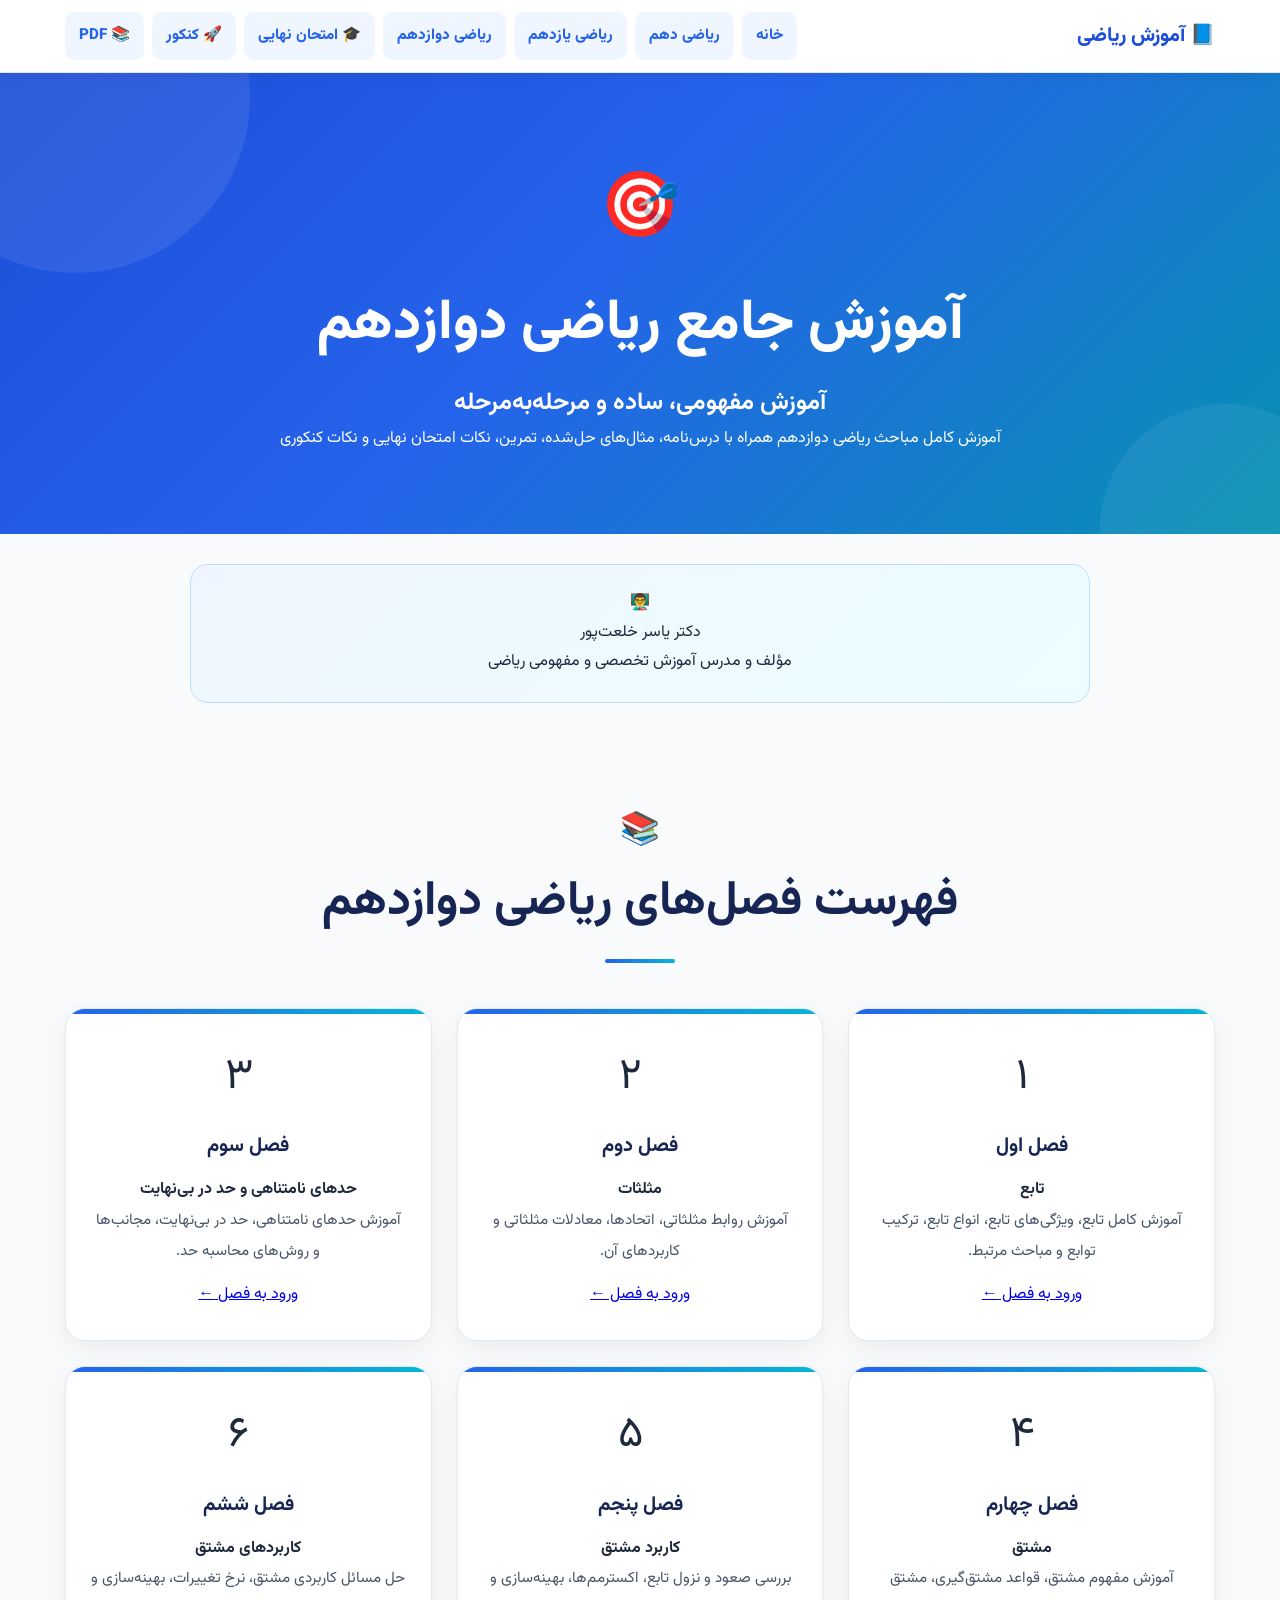
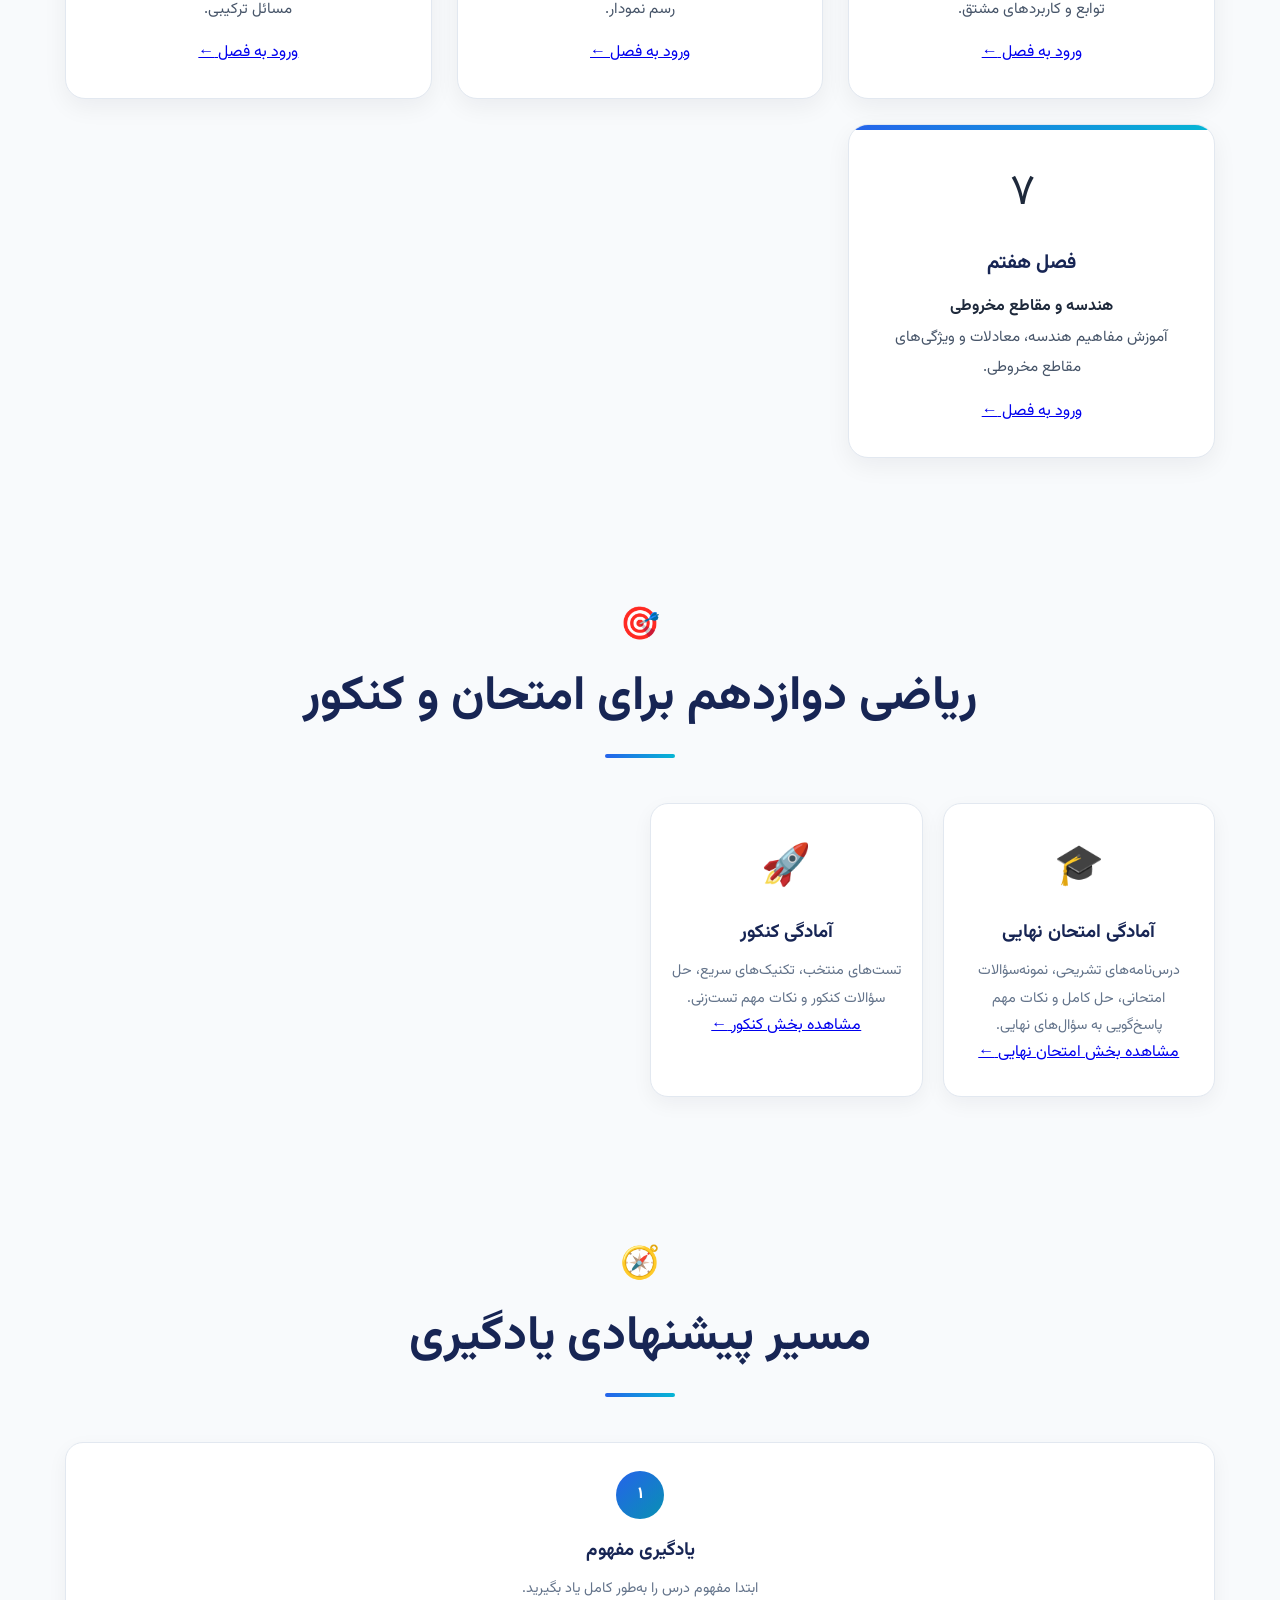
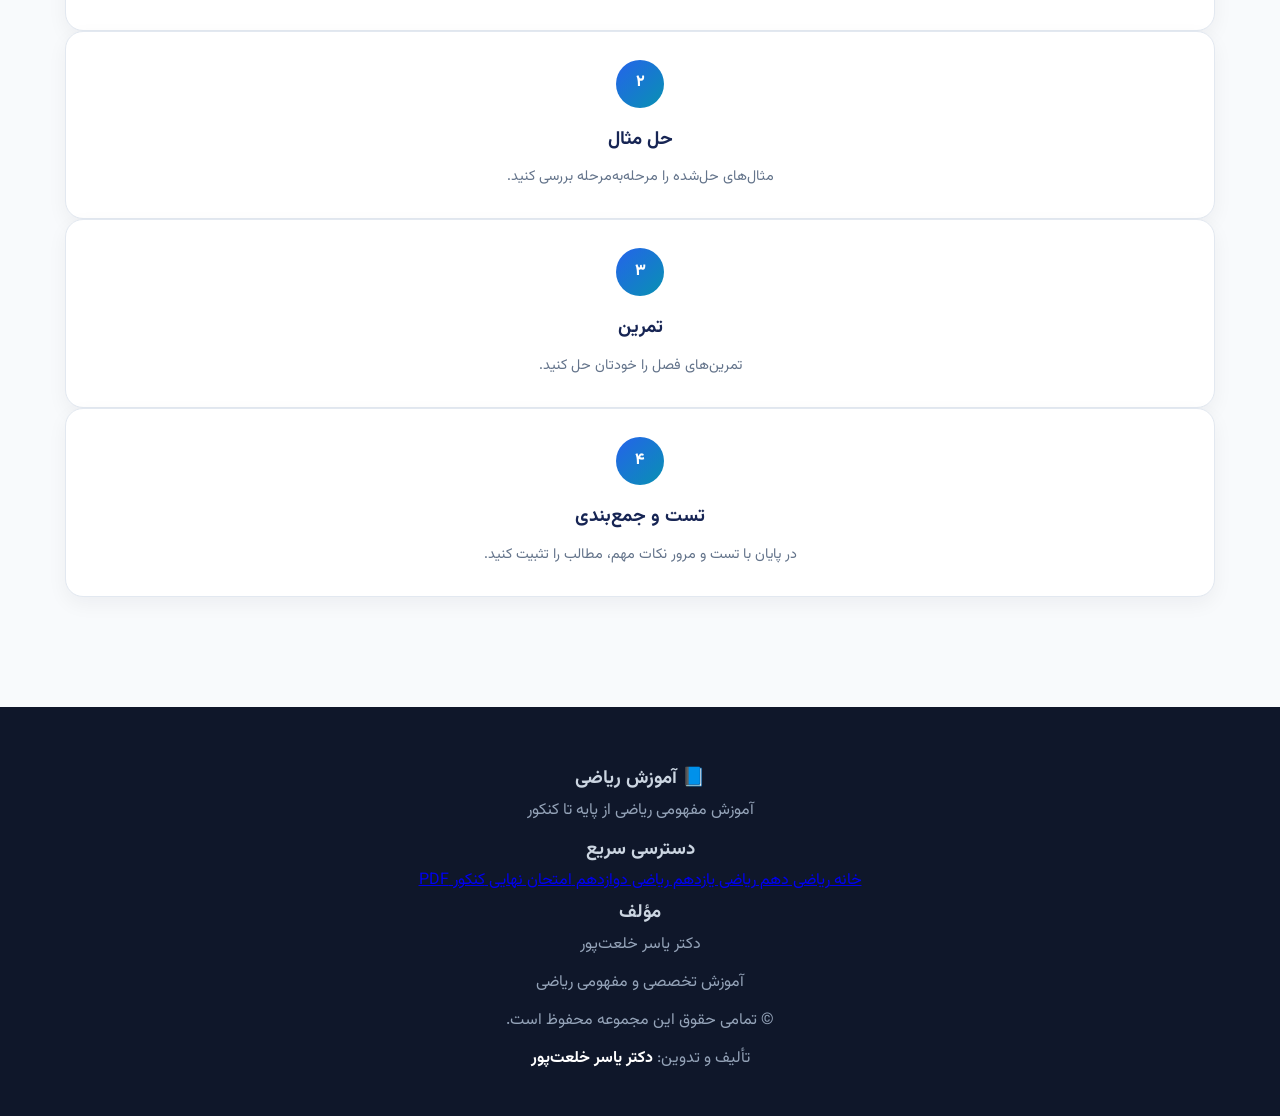
<file: d12/index.html>
<!DOCTYPE html>
<html lang="fa" dir="rtl">

<head>
    <meta charset="UTF-8">

    <meta name="viewport"
          content="width=device-width, initial-scale=1.0">

    <meta name="description"
          content="آموزش جامع ریاضی دوازدهم | دکتر یاسر خلعت‌پور">

    <title>ریاضی دوازدهم | دکتر یاسر خلعت‌پور</title>

    <!-- فونت وزیرمتن -->
    <link rel="preconnect"
          href="https://fonts.googleapis.com">

    <link rel="preconnect"
          href="https://fonts.gstatic.com"
          crossorigin>

    <link href="https://fonts.googleapis.com/css2?family=Vazirmatn:wght@300;400;500;600;700;800;900&display=swap"
          rel="stylesheet">

    <!-- استایل اصلی سایت -->
    <link rel="stylesheet"
          href="../css/style.css">

</head>


<body>

    <!-- ================================================= -->
    <!-- منوی اصلی -->
    <!-- ================================================= -->

    <header class="navbar">

        <div class="container nav-container">

            <div class="logo">
                📘 آموزش ریاضی
            </div>

            <nav class="nav-menu">

                <a href="../index.html">
                    خانه
                </a>

                <a href="../d10/index.html">
                    ریاضی دهم
                </a>

                <a href="../d11/index.html">
                    ریاضی یازدهم
                </a>

                <a href="index.html">
                    ریاضی دوازدهم
                </a>

                <a href="../final/index.html">
                    🎓 امتحان نهایی
                </a>

                <a href="../konkoor/index.html">
                    🚀 کنکور
                </a>

                <a href="../pdf/index.html">
                    📚 PDF
                </a>

            </nav>

        </div>

    </header>


    <!-- ================================================= -->
    <!-- معرفی ریاضی دوازدهم -->
    <!-- ================================================= -->

    <main>

        <section class="hero">

            <div class="container hero-content">

                <div class="hero-icon">
                    🎯
                </div>

                <h1>
                    آموزش جامع ریاضی دوازدهم
                </h1>

                <h2>
                    آموزش مفهومی، ساده و مرحله‌به‌مرحله
                </h2>

                <p>
                    آموزش کامل مباحث ریاضی دوازدهم همراه با
                    درس‌نامه، مثال‌های حل‌شده، تمرین،
                    نکات امتحان نهایی و نکات کنکوری
                </p>

            </div>

        </section>


        <!-- ================================================= -->
        <!-- معرفی مؤلف -->
        <!-- ================================================= -->

        <section class="container">

            <div class="author-box">

                <div class="author-icon">
                    👨‍🏫
                </div>

                <div>

                    <div class="author-name">
                        دکتر یاسر خلعت‌پور
                    </div>

                    <div class="author-title">
                        مؤلف و مدرس آموزش تخصصی و مفهومی ریاضی
                    </div>

                </div>

            </div>

        </section>


        <!-- ================================================= -->
        <!-- فهرست فصل‌ها -->
        <!-- ================================================= -->

        <section class="container section">

            <div class="section-title">

                <span>
                    📚
                </span>

                <h2>
                    فهرست فصل‌های ریاضی دوازدهم
                </h2>

            </div>


            <div class="grade-grid">


                <!-- ========================================= -->
                <!-- فصل اول -->
                <!-- ========================================= -->

                <div class="grade-card">

                    <div class="card-icon">
                        ۱️⃣
                    </div>

                    <h3>
                        فصل اول
                    </h3>

                    <h4>
                        تابع
                    </h4>

                    <p>
                        آموزش کامل تابع، ویژگی‌های تابع،
                        انواع تابع، ترکیب توابع و
                        مباحث مرتبط.
                    </p>

                    <a href="fasl1.html"
                       class="card-link">

                        ورود به فصل

                        <span>
                            ←
                        </span>

                    </a>

                </div>


                <!-- ========================================= -->
                <!-- فصل دوم -->
                <!-- ========================================= -->

                <div class="grade-card">

                    <div class="card-icon">
                        ۲️⃣
                    </div>

                    <h3>
                        فصل دوم
                    </h3>

                    <h4>
                        مثلثات
                    </h4>

                    <p>
                        آموزش روابط مثلثاتی،
                        اتحادها، معادلات مثلثاتی
                        و کاربردهای آن.
                    </p>

                    <a href="fasl2.html"
                       class="card-link">

                        ورود به فصل

                        <span>
                            ←
                        </span>

                    </a>

                </div>


                <!-- ========================================= -->
                <!-- فصل سوم -->
                <!-- ========================================= -->

                <div class="grade-card">

                    <div class="card-icon">
                        ۳️⃣
                    </div>

                    <h3>
                        فصل سوم
                    </h3>

                    <h4>
                        حدهای نامتناهی و حد در بی‌نهایت
                    </h4>

                    <p>
                        آموزش حدهای نامتناهی،
                        حد در بی‌نهایت، مجانب‌ها
                        و روش‌های محاسبه حد.
                    </p>

                    <a href="fasl3.html"
                       class="card-link">

                        ورود به فصل

                        <span>
                            ←
                        </span>

                    </a>

                </div>


                <!-- ========================================= -->
                <!-- فصل چهارم -->
                <!-- ========================================= -->

                <div class="grade-card">

                    <div class="card-icon">
                        ۴️⃣
                    </div>

                    <h3>
                        فصل چهارم
                    </h3>

                    <h4>
                        مشتق
                    </h4>

                    <p>
                        آموزش مفهوم مشتق،
                        قواعد مشتق‌گیری، مشتق توابع
                        و کاربردهای مشتق.
                    </p>

                    <a href="fasl4.html"
                       class="card-link">

                        ورود به فصل

                        <span>
                            ←
                        </span>

                    </a>

                </div>


                <!-- ========================================= -->
                <!-- فصل پنجم -->
                <!-- ========================================= -->

                <div class="grade-card">

                    <div class="card-icon">
                        ۵️⃣
                    </div>

                    <h3>
                        فصل پنجم
                    </h3>

                    <h4>
                        کاربرد مشتق
                    </h4>

                    <p>
                        بررسی صعود و نزول تابع،
                        اکسترمم‌ها، بهینه‌سازی
                        و رسم نمودار.
                    </p>

                    <a href="fasl5.html"
                       class="card-link">

                        ورود به فصل

                        <span>
                            ←
                        </span>

                    </a>

                </div>


                <!-- ========================================= -->
                <!-- فصل ششم -->
                <!-- ========================================= -->

                <div class="grade-card">

                    <div class="card-icon">
                        ۶️⃣
                    </div>

                    <h3>
                        فصل ششم
                    </h3>

                    <h4>
                        کاربردهای مشتق
                    </h4>

                    <p>
                        حل مسائل کاربردی مشتق،
                        نرخ تغییرات، بهینه‌سازی
                        و مسائل ترکیبی.
                    </p>

                    <a href="fasl6.html"
                       class="card-link">

                        ورود به فصل

                        <span>
                            ←
                        </span>

                    </a>

                </div>


                <!-- ========================================= -->
                <!-- فصل هفتم -->
                <!-- ========================================= -->

                <div class="grade-card">

                    <div class="card-icon">
                        ۷️⃣
                    </div>

                    <h3>
                        فصل هفتم
                    </h3>

                    <h4>
                        هندسه و مقاطع مخروطی
                    </h4>

                    <p>
                        آموزش مفاهیم هندسه،
                        معادلات و ویژگی‌های
                        مقاطع مخروطی.
                    </p>

                    <a href="fasl7.html"
                       class="card-link">

                        ورود به فصل

                        <span>
                            ←
                        </span>

                    </a>

                </div>


            </div>

        </section>


        <!-- ================================================= -->
        <!-- امتحان نهایی و کنکور -->
        <!-- ================================================= -->

        <section class="container section">

            <div class="section-title">

                <span>
                    🎯
                </span>

                <h2>
                    ریاضی دوازدهم برای امتحان و کنکور
                </h2>

            </div>


            <div class="feature-grid">


                <!-- امتحان نهایی -->

                <div class="feature-card">

                    <div class="feature-icon">
                        🎓
                    </div>

                    <h3>
                        آمادگی امتحان نهایی
                    </h3>

                    <p>
                        درس‌نامه‌های تشریحی،
                        نمونه‌سؤالات امتحانی،
                        حل کامل و نکات مهم
                        پاسخ‌گویی به سؤال‌های نهایی.
                    </p>

                    <a href="../final/index.html"
                       class="card-link">

                        مشاهده بخش امتحان نهایی

                        <span>
                            ←
                        </span>

                    </a>

                </div>


                <!-- کنکور -->

                <div class="feature-card">

                    <div class="feature-icon">
                        🚀
                    </div>

                    <h3>
                        آمادگی کنکور
                    </h3>

                    <p>
                        تست‌های منتخب، تکنیک‌های
                        سریع، حل سؤالات کنکور
                        و نکات مهم تست‌زنی.
                    </p>

                    <a href="../konkoor/index.html"
                       class="card-link">

                        مشاهده بخش کنکور

                        <span>
                            ←
                        </span>

                    </a>

                </div>


            </div>

        </section>


        <!-- ================================================= -->
        <!-- مسیر یادگیری -->
        <!-- ================================================= -->

        <section class="container section">

            <div class="section-title">

                <span>
                    🧭
                </span>

                <h2>
                    مسیر پیشنهادی یادگیری
                </h2>

            </div>


            <div class="steps-grid">


                <div class="step">

                    <div class="step-number">
                        ۱
                    </div>

                    <h3>
                        یادگیری مفهوم
                    </h3>

                    <p>
                        ابتدا مفهوم درس را
                        به‌طور کامل یاد بگیرید.
                    </p>

                </div>


                <div class="step">

                    <div class="step-number">
                        ۲
                    </div>

                    <h3>
                        حل مثال
                    </h3>

                    <p>
                        مثال‌های حل‌شده را
                        مرحله‌به‌مرحله بررسی کنید.
                    </p>

                </div>


                <div class="step">

                    <div class="step-number">
                        ۳
                    </div>

                    <h3>
                        تمرین
                    </h3>

                    <p>
                        تمرین‌های فصل را
                        خودتان حل کنید.
                    </p>

                </div>


                <div class="step">

                    <div class="step-number">
                        ۴
                    </div>

                    <h3>
                        تست و جمع‌بندی
                    </h3>

                    <p>
                        در پایان با تست و مرور
                        نکات مهم، مطالب را تثبیت کنید.
                    </p>

                </div>


            </div>

        </section>


    </main>


    <!-- ================================================= -->
    <!-- فوتر -->
    <!-- ================================================= -->

    <footer class="footer">

        <div class="container">

            <div class="footer-content">


                <div>

                    <h3>
                        📘 آموزش ریاضی
                    </h3>

                    <p>
                        آموزش مفهومی ریاضی
                        از پایه تا کنکور
                    </p>

                </div>


                <div>

                    <h3>
                        دسترسی سریع
                    </h3>

                    <a href="../index.html">
                        خانه
                    </a>

                    <a href="../d10/index.html">
                        ریاضی دهم
                    </a>

                    <a href="../d11/index.html">
                        ریاضی یازدهم
                    </a>

                    <a href="index.html">
                        ریاضی دوازدهم
                    </a>

                    <a href="../final/index.html">
                        امتحان نهایی
                    </a>

                    <a href="../konkoor/index.html">
                        کنکور
                    </a>

                    <a href="../pdf/index.html">
                        PDF
                    </a>

                </div>


                <div>

                    <h3>
                        مؤلف
                    </h3>

                    <p>
                        دکتر یاسر خلعت‌پور
                    </p>

                    <p>
                        آموزش تخصصی و مفهومی ریاضی
                    </p>

                </div>


            </div>


            <div class="footer-bottom">

                <p>
                    © تمامی حقوق این مجموعه محفوظ است.
                </p>

                <p>
                    تألیف و تدوین:
                    <strong>
                        دکتر یاسر خلعت‌پور
                    </strong>
                </p>

            </div>

        </div>

    </footer>


    <!-- JavaScript -->

    <script src="../js/main.js"></script>

</body>

</html>
</file>
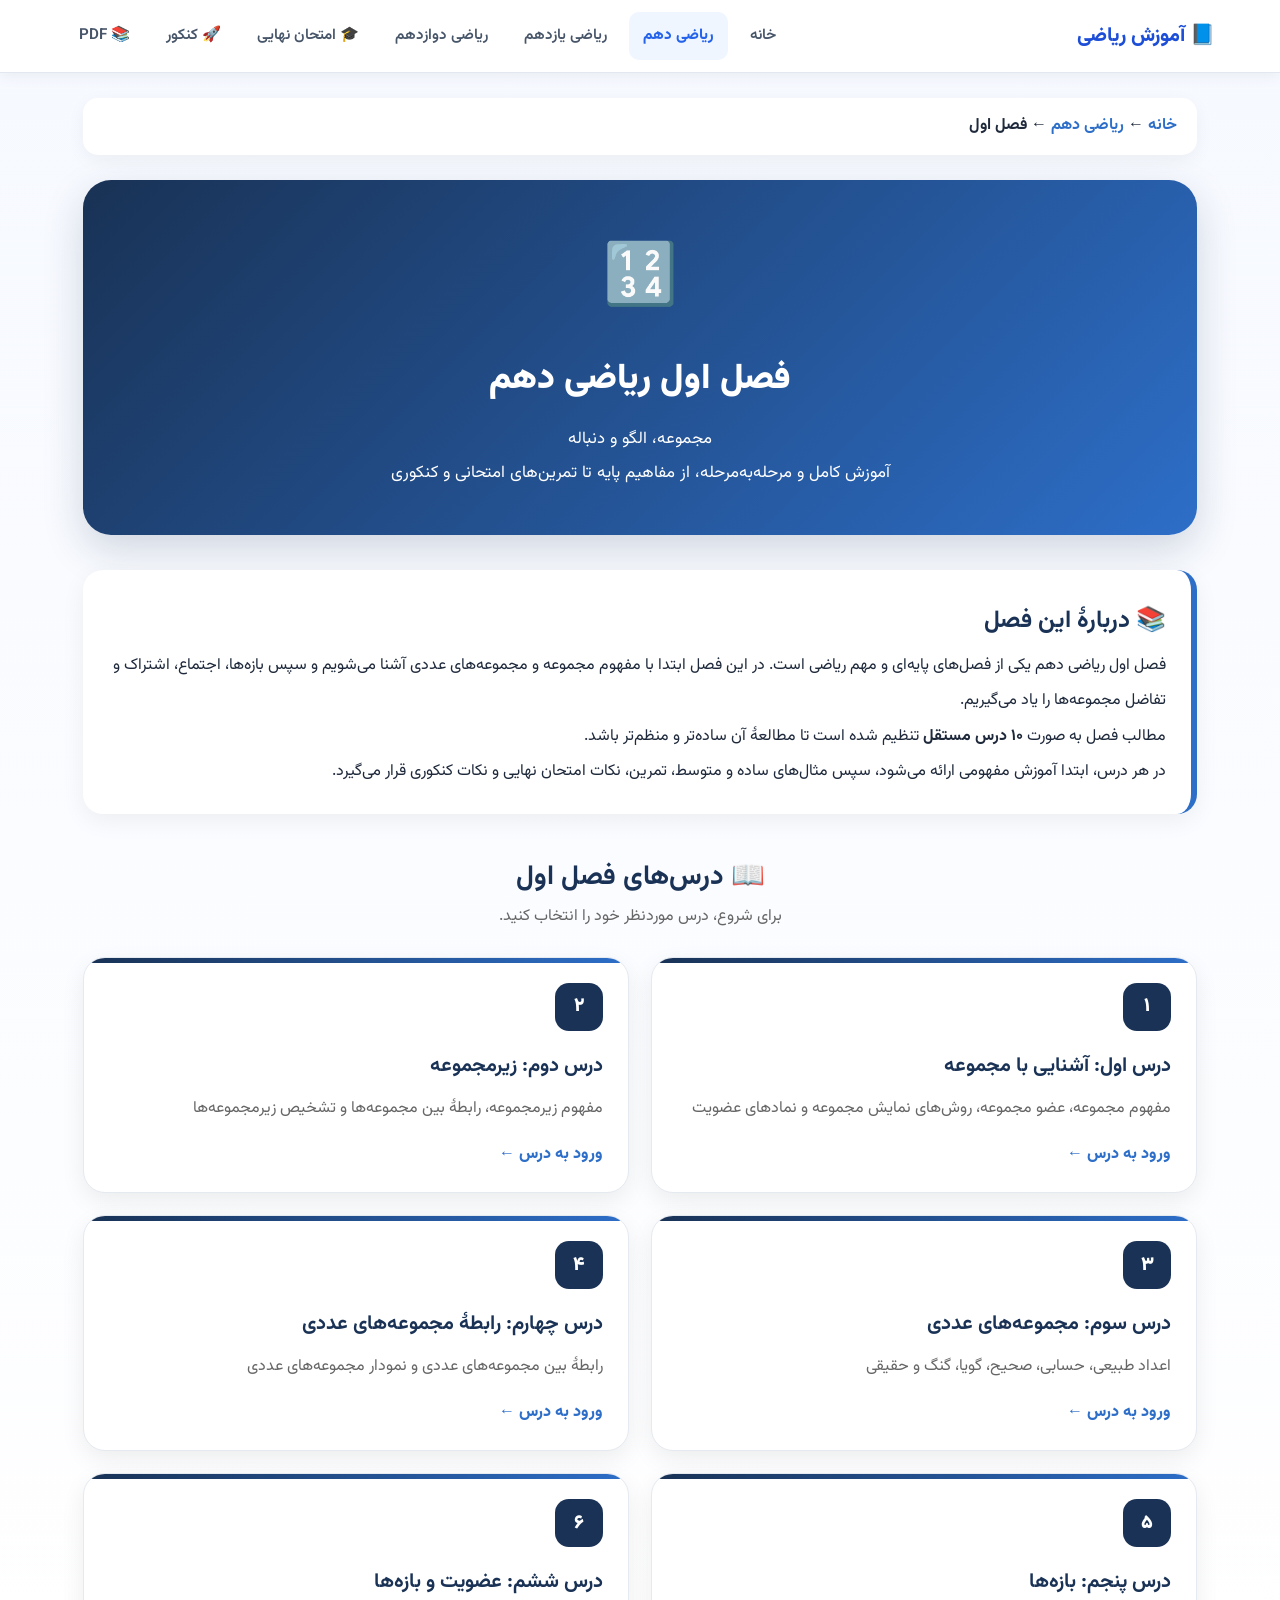
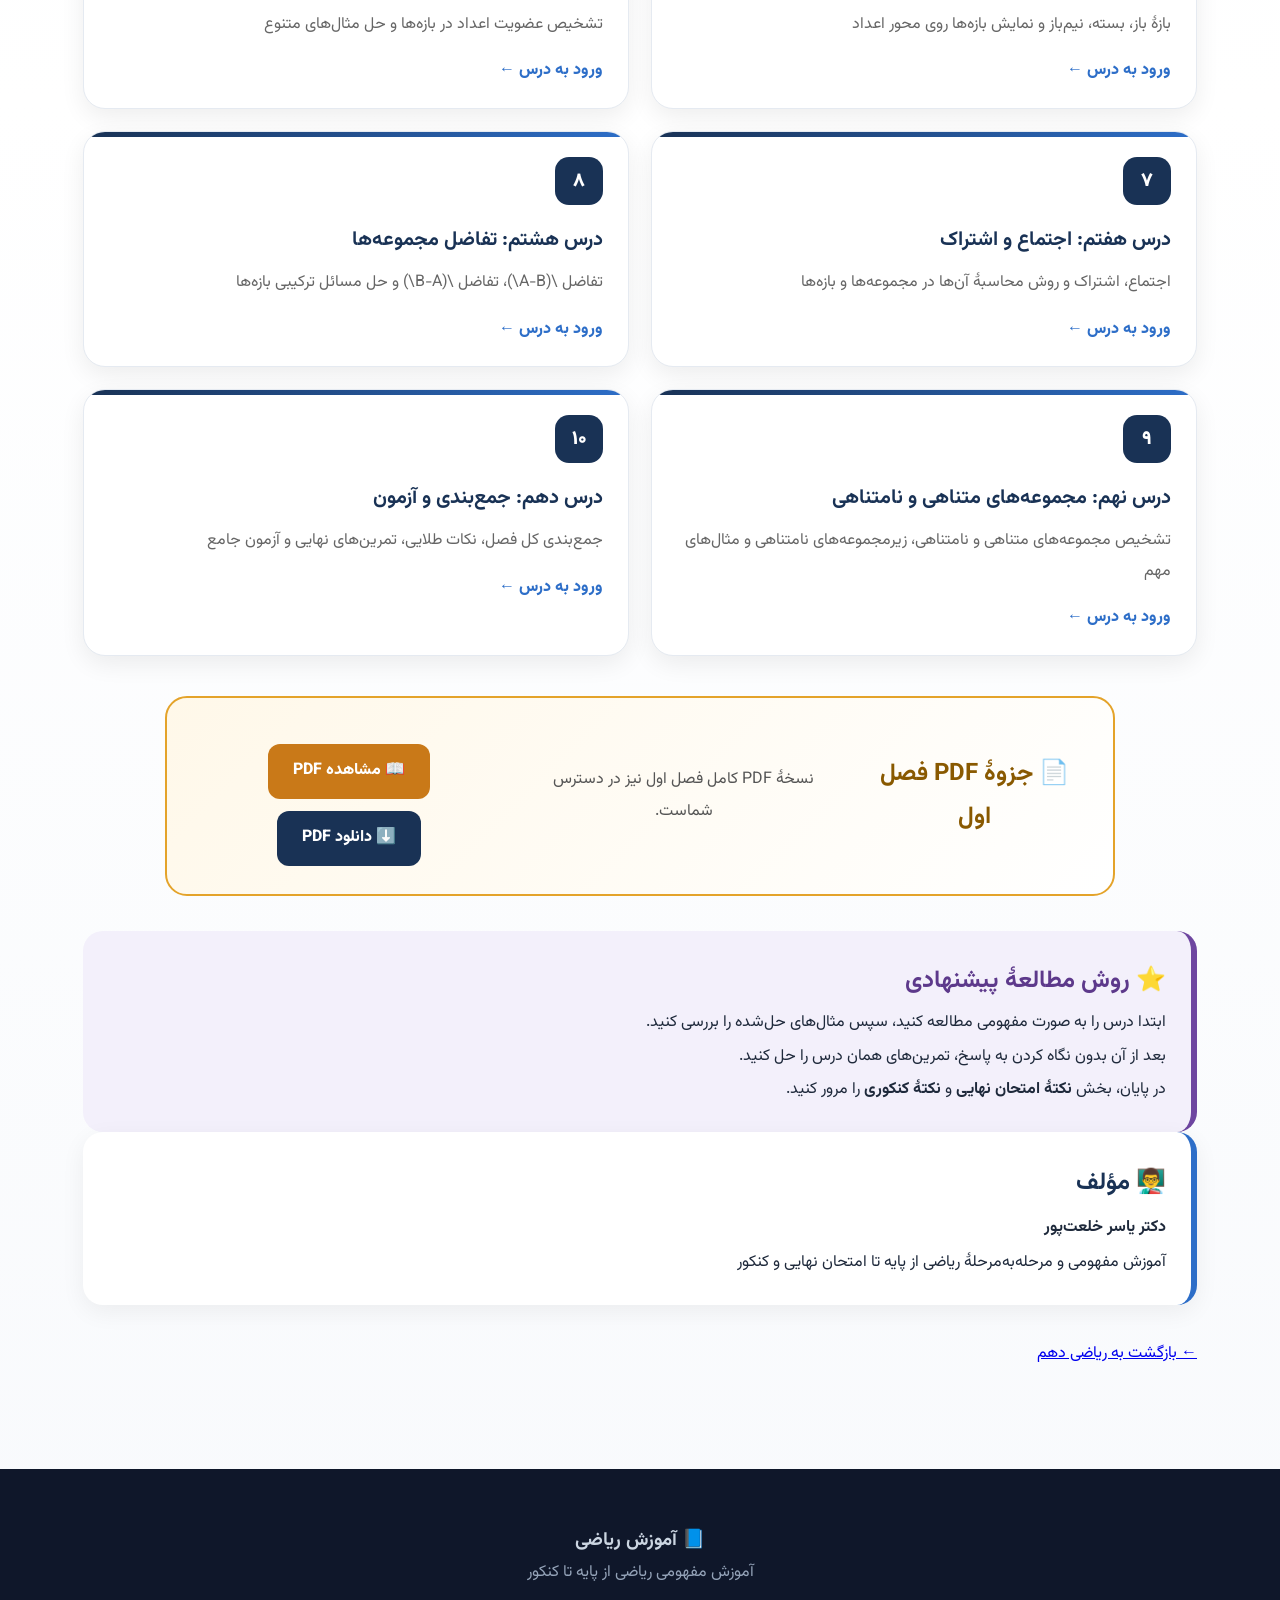
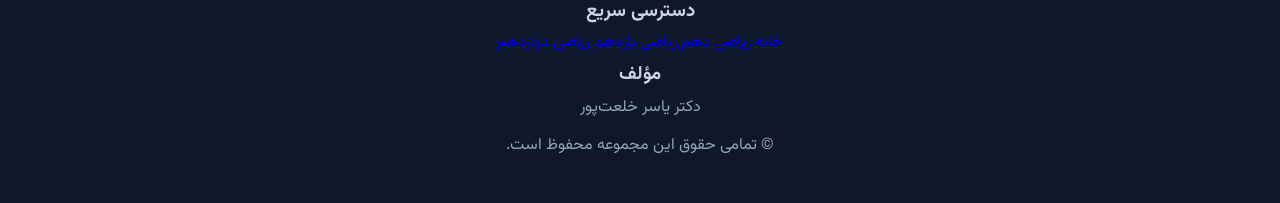
<file: d10/fasl1.html>
<!DOCTYPE html>
<html lang="fa" dir="rtl">

<head>
    <meta charset="UTF-8">
    <meta name="viewport" content="width=device-width, initial-scale=1.0">

    <meta name="description"
          content="فصل اول ریاضی دهم؛ مجموعه، الگو و دنباله، شامل ۱۰ درس کامل همراه با مثال، تمرین، نکات امتحان نهایی و کنکور">

    <title>فصل اول ریاضی دهم | مجموعه، الگو و دنباله</title>

    <link rel="preconnect" href="https://fonts.googleapis.com">
    <link rel="preconnect" href="https://fonts.gstatic.com" crossorigin>

    <link href="https://fonts.googleapis.com/css2?family=Vazirmatn:wght@300;400;500;600;700;800;900&display=swap"
          rel="stylesheet">

    <link rel="stylesheet" href="../css/style.css">

    <style>

        body {
            background:
                linear-gradient(
                    180deg,
                    #f6f9ff 0%,
                    #ffffff 50%,
                    #f7f9fc 100%
                );
        }

        .chapter-page {
            max-width: 1150px;
            margin: auto;
            padding: 25px 18px 60px;
        }

        /* =========================
           هدر فصل
        ========================= */

        .chapter-hero {
            background: linear-gradient(135deg, #193255, #2d6ec8);
            color: white;
            border-radius: 28px;
            padding: 45px 25px;
            text-align: center;
            margin: 25px 0 35px;
            box-shadow: 0 15px 40px rgba(25,50,85,.18);
        }

        .chapter-icon {
            font-size: 60px;
            margin-bottom: 15px;
        }

        .chapter-hero h1 {
            margin: 5px 0 12px;
            font-size: 2.2rem;
            font-weight: 900;
        }

        .chapter-hero p {
            max-width: 800px;
            margin: auto;
            line-height: 2;
            font-size: 1.05rem;
        }

        /* =========================
           مسیر دسترسی
        ========================= */

        .breadcrumb {
            background: white;
            padding: 14px 20px;
            border-radius: 15px;
            box-shadow: 0 5px 18px rgba(0,0,0,.05);
            margin-bottom: 25px;
        }

        .breadcrumb a {
            color: #2d6ec8;
            text-decoration: none;
            font-weight: 700;
        }

        /* =========================
           معرفی فصل
        ========================= */

        .chapter-intro {
            background: white;
            border-right: 6px solid #2d6ec8;
            border-radius: 20px;
            padding: 25px;
            line-height: 2.2;
            margin-bottom: 35px;
            box-shadow: 0 7px 25px rgba(0,0,0,.06);
        }

        .chapter-intro h2 {
            margin-top: 0;
            color: #193255;
        }

        /* =========================
           عنوان درس‌ها
        ========================= */

        .lessons-title {
            text-align: center;
            margin: 40px 0 25px;
        }

        .lessons-title h2 {
            color: #193255;
            font-size: 1.7rem;
        }

        .lessons-title p {
            color: #666;
        }

        /* =========================
           شبکه درس‌ها
        ========================= */

        .lessons-grid {
            display: grid;
            grid-template-columns: repeat(2, 1fr);
            gap: 22px;
        }

        .lesson-card {
            position: relative;
            background: white;
            border-radius: 22px;
            padding: 25px 25px 22px;
            text-decoration: none;
            color: inherit;
            box-shadow: 0 8px 25px rgba(0,0,0,.07);
            border: 1px solid #e5eaf1;
            transition:
                transform .25s ease,
                box-shadow .25s ease;
            overflow: hidden;
        }

        .lesson-card::before {
            content: "";
            position: absolute;
            top: 0;
            right: 0;
            width: 100%;
            height: 5px;
            background: linear-gradient(
                90deg,
                #193255,
                #2d6ec8
            );
        }

        .lesson-card:hover {
            transform: translateY(-6px);
            box-shadow: 0 15px 35px rgba(0,0,0,.12);
        }

        .lesson-number {
            width: 48px;
            height: 48px;
            display: flex;
            align-items: center;
            justify-content: center;
            background: #193255;
            color: white;
            border-radius: 14px;
            font-size: 1.2rem;
            font-weight: 900;
            margin-bottom: 17px;
        }

        .lesson-card h3 {
            color: #193255;
            font-size: 1.25rem;
            margin: 8px 0 10px;
        }

        .lesson-card p {
            color: #666;
            line-height: 1.9;
            margin: 0 0 17px;
        }

        .lesson-enter {
            display: inline-block;
            color: #2d6ec8;
            font-weight: 800;
        }

        /* =========================
           PDF
        ========================= */

        .pdf-box {
            margin-top: 40px;
            background: linear-gradient(
                135deg,
                #fff8e9,
                #ffffff
            );
            border: 2px solid #e4a32a;
            border-radius: 22px;
            padding: 28px;
            text-align: center;
        }

        .pdf-box h2 {
            color: #895900;
            margin-top: 0;
        }

        .pdf-box p {
            line-height: 2;
            color: #555;
        }

        .pdf-buttons {
            display: flex;
            justify-content: center;
            gap: 12px;
            flex-wrap: wrap;
            margin-top: 18px;
        }

        .pdf-btn {
            display: inline-block;
            text-decoration: none;
            padding: 13px 25px;
            border-radius: 12px;
            color: white;
            font-weight: 800;
            transition: .2s;
        }

        .pdf-btn:hover {
            transform: translateY(-2px);
        }

        .pdf-view {
            background: #c97918;
        }

        .pdf-download {
            background: #193255;
        }

        /* =========================
           نکات
        ========================= */

        .important-box {
            margin-top: 35px;
            background: #f3f0fb;
            border-right: 6px solid #6e46a0;
            border-radius: 20px;
            padding: 25px;
            line-height: 2.1;
        }

        .important-box h2 {
            margin-top: 0;
            color: #5d398b;
        }

        /* =========================
           موبایل
        ========================= */

        @media (max-width: 750px) {

            .chapter-page {
                padding: 15px 10px 45px;
            }

            .chapter-hero {
                padding: 32px 18px;
                border-radius: 20px;
            }

            .chapter-hero h1 {
                font-size: 1.6rem;
            }

            .chapter-icon {
                font-size: 45px;
            }

            .lessons-grid {
                grid-template-columns: 1fr;
            }

            .lesson-card {
                padding: 23px 20px;
            }

        }

    </style>

</head>


<body>


<!-- =========================
     منوی سایت
========================= -->

<header class="navbar">

    <div class="container nav-container">

        <div class="logo">
            📘 آموزش ریاضی
        </div>

        <nav class="nav-menu">

            <a href="../index.html">
                خانه
            </a>

            <a href="index.html" class="active">
                ریاضی دهم
            </a>

            <a href="../d11/index.html">
                ریاضی یازدهم
            </a>

            <a href="../d12/index.html">
                ریاضی دوازدهم
            </a>

            <a href="../final/index.html">
                🎓 امتحان نهایی
            </a>

            <a href="../konkoor/index.html">
                🚀 کنکور
            </a>

            <a href="../pdf/index.html">
                📚 PDF
            </a>

        </nav>

    </div>

</header>


<main class="chapter-page">


<!-- =========================
     مسیر
========================= -->

<div class="breadcrumb">

    <a href="../index.html">
        خانه
    </a>

    <span> ← </span>

    <a href="index.html">
        ریاضی دهم
    </a>

    <span> ← </span>

    <strong>
        فصل اول
    </strong>

</div>


<!-- =========================
     هدر فصل
========================= -->

<section class="chapter-hero">

    <div class="chapter-icon">
        🔢
    </div>

    <h1>
        فصل اول ریاضی دهم
    </h1>

    <p>
        مجموعه، الگو و دنباله
    </p>

    <p>
        آموزش کامل و مرحله‌به‌مرحله،
        از مفاهیم پایه تا تمرین‌های امتحانی و کنکوری
    </p>

</section>


<!-- =========================
     معرفی
========================= -->

<section class="chapter-intro">

    <h2>
        📚 دربارهٔ این فصل
    </h2>

    <p>
        فصل اول ریاضی دهم یکی از فصل‌های پایه‌ای و مهم ریاضی است.
        در این فصل ابتدا با مفهوم مجموعه و مجموعه‌های عددی آشنا می‌شویم
        و سپس بازه‌ها، اجتماع، اشتراک و تفاضل مجموعه‌ها را یاد می‌گیریم.
    </p>

    <p>
        مطالب فصل به صورت <strong>۱۰ درس مستقل</strong> تنظیم شده است
        تا مطالعهٔ آن ساده‌تر و منظم‌تر باشد.
    </p>

    <p>
        در هر درس، ابتدا آموزش مفهومی ارائه می‌شود،
        سپس مثال‌های ساده و متوسط، تمرین، نکات امتحان نهایی
        و نکات کنکوری قرار می‌گیرد.
    </p>

</section>


<!-- =========================
     عنوان درس‌ها
========================= -->

<section class="lessons-title">

    <h2>
        📖 درس‌های فصل اول
    </h2>

    <p>
        برای شروع، درس موردنظر خود را انتخاب کنید.
    </p>

</section>


<!-- =========================
     درس‌ها
========================= -->

<section class="lessons-grid">


<!-- درس ۱ -->

<a href="fasl1/dars1.html"
   class="lesson-card">

    <div class="lesson-number">
        ۱
    </div>

    <h3>
        درس اول: آشنایی با مجموعه
    </h3>

    <p>
        مفهوم مجموعه، عضو مجموعه،
        روش‌های نمایش مجموعه و نمادهای عضویت
    </p>

    <span class="lesson-enter">
        ورود به درس ←
    </span>

</a>


<!-- درس ۲ -->

<a href="fasl1/dars2.html"
   class="lesson-card">

    <div class="lesson-number">
        ۲
    </div>

    <h3>
        درس دوم: زیرمجموعه
    </h3>

    <p>
        مفهوم زیرمجموعه، رابطهٔ بین مجموعه‌ها
        و تشخیص زیرمجموعه‌ها
    </p>

    <span class="lesson-enter">
        ورود به درس ←
    </span>

</a>


<!-- درس ۳ -->

<a href="fasl1/dars3.html"
   class="lesson-card">

    <div class="lesson-number">
        ۳
    </div>

    <h3>
        درس سوم: مجموعه‌های عددی
    </h3>

    <p>
        اعداد طبیعی، حسابی، صحیح، گویا،
        گنگ و حقیقی
    </p>

    <span class="lesson-enter">
        ورود به درس ←
    </span>

</a>


<!-- درس ۴ -->

<a href="fasl1/dars4.html"
   class="lesson-card">

    <div class="lesson-number">
        ۴
    </div>

    <h3>
        درس چهارم: رابطهٔ مجموعه‌های عددی
    </h3>

    <p>
        رابطهٔ بین مجموعه‌های عددی و
        نمودار مجموعه‌های عددی
    </p>

    <span class="lesson-enter">
        ورود به درس ←
    </span>

</a>


<!-- درس ۵ -->

<a href="fasl1/dars5.html"
   class="lesson-card">

    <div class="lesson-number">
        ۵
    </div>

    <h3>
        درس پنجم: بازه‌ها
    </h3>

    <p>
        بازهٔ باز، بسته، نیم‌باز و
        نمایش بازه‌ها روی محور اعداد
    </p>

    <span class="lesson-enter">
        ورود به درس ←
    </span>

</a>


<!-- درس ۶ -->

<a href="fasl1/dars6.html"
   class="lesson-card">

    <div class="lesson-number">
        ۶
    </div>

    <h3>
        درس ششم: عضویت و بازه‌ها
    </h3>

    <p>
        تشخیص عضویت اعداد در بازه‌ها
        و حل مثال‌های متنوع
    </p>

    <span class="lesson-enter">
        ورود به درس ←
    </span>

</a>


<!-- درس ۷ -->

<a href="fasl1/dars7.html"
   class="lesson-card">

    <div class="lesson-number">
        ۷
    </div>

    <h3>
        درس هفتم: اجتماع و اشتراک
    </h3>

    <p>
        اجتماع، اشتراک و روش محاسبهٔ
        آن‌ها در مجموعه‌ها و بازه‌ها
    </p>

    <span class="lesson-enter">
        ورود به درس ←
    </span>

</a>


<!-- درس ۸ -->

<a href="fasl1/dars8.html"
   class="lesson-card">

    <div class="lesson-number">
        ۸
    </div>

    <h3>
        درس هشتم: تفاضل مجموعه‌ها
    </h3>

    <p>
        تفاضل \(A-B\)، تفاضل \(B-A\)
        و حل مسائل ترکیبی بازه‌ها
    </p>

    <span class="lesson-enter">
        ورود به درس ←
    </span>

</a>


<!-- درس ۹ -->

<a href="fasl1/dars9.html"
   class="lesson-card">

    <div class="lesson-number">
        ۹
    </div>

    <h3>
        درس نهم: مجموعه‌های متناهی و نامتناهی
    </h3>

    <p>
        تشخیص مجموعه‌های متناهی و نامتناهی،
        زیرمجموعه‌های نامتناهی و مثال‌های مهم
    </p>

    <span class="lesson-enter">
        ورود به درس ←
    </span>

</a>


<!-- درس ۱۰ -->

<a href="fasl1/dars10.html"
   class="lesson-card">

    <div class="lesson-number">
        ۱۰
    </div>

    <h3>
        درس دهم: جمع‌بندی و آزمون
    </h3>

    <p>
        جمع‌بندی کل فصل، نکات طلایی،
        تمرین‌های نهایی و آزمون جامع
    </p>

    <span class="lesson-enter">
        ورود به درس ←
    </span>

</a>


</section>


<!-- =========================
     PDF
========================= -->

<section class="pdf-box">

    <h2>
        📄 جزوهٔ PDF فصل اول
    </h2>

    <p>
        نسخهٔ PDF کامل فصل اول نیز در دسترس شماست.
    </p>

    <div class="pdf-buttons">

        <a
            href="pdf/fasl1.pdf"
            target="_blank"
            class="pdf-btn pdf-view">

            📖 مشاهده PDF

        </a>

        <a
            href="pdf/fasl1.pdf"
            download
            class="pdf-btn pdf-download">

            ⬇️ دانلود PDF

        </a>

    </div>

</section>


<!-- =========================
     نکات
========================= -->

<section class="important-box">

    <h2>
        ⭐ روش مطالعهٔ پیشنهادی
    </h2>

    <p>
        ابتدا درس را به صورت مفهومی مطالعه کنید،
        سپس مثال‌های حل‌شده را بررسی کنید.
    </p>

    <p>
        بعد از آن بدون نگاه کردن به پاسخ،
        تمرین‌های همان درس را حل کنید.
    </p>

    <p>
        در پایان، بخش
        <strong>نکتهٔ امتحان نهایی</strong>
        و
        <strong>نکتهٔ کنکوری</strong>
        را مرور کنید.
    </p>

</section>


<!-- =========================
     نویسنده
========================= -->

<section class="chapter-intro">

    <h2>
        👨‍🏫 مؤلف
    </h2>

    <p>
        <strong>
            دکتر یاسر خلعت‌پور
        </strong>
    </p>

    <p>
        آموزش مفهومی و مرحله‌به‌مرحلهٔ ریاضی
        از پایه تا امتحان نهایی و کنکور
    </p>

</section>


<!-- =========================
     بازگشت
========================= -->

<div class="bottom-navigation">

    <a href="index.html">
        ← بازگشت به ریاضی دهم
    </a>

</div>


</main>


<footer class="footer">

    <div class="container">

        <div class="footer-content">

            <div>

                <h3>
                    📘 آموزش ریاضی
                </h3>

                <p>
                    آموزش مفهومی ریاضی از پایه تا کنکور
                </p>

            </div>

            <div>

                <h3>
                    دسترسی سریع
                </h3>

                <a href="../index.html">
                    خانه
                </a>

                <a href="index.html">
                    ریاضی دهم
                </a>

                <a href="../d11/index.html">
                    ریاضی یازدهم
                </a>

                <a href="../d12/index.html">
                    ریاضی دوازدهم
                </a>

            </div>

            <div>

                <h3>
                    مؤلف
                </h3>

                <p>
                    دکتر یاسر خلعت‌پور
                </p>

            </div>

        </div>

        <div class="footer-bottom">

            <p>
                © تمامی حقوق این مجموعه محفوظ است.
            </p>

        </div>

    </div>

</footer>


<script src="../js/main.js"></script>

</body>
</html>
</file>
<file: css/style.css>
/* =========================================================
   آموزش ریاضی
   استایل کامل و اصلاح‌شده سایت
   ========================================================= */


/* =========================================================
   RESET
   ========================================================= */

* {
    margin: 0;
    padding: 0;
    box-sizing: border-box;
}

html {
    scroll-behavior: smooth;
}

body {
    direction: rtl;
    font-family: "Vazirmatn", sans-serif;
    background: #f8fafc;
    color: #1e293b;
    line-height: 1.8;
}


/* =========================================================
   CONTAINER
   ========================================================= */

.container {
    width: 100%;
    max-width: 1200px;
    margin: 0 auto;
    padding-left: 25px;
    padding-right: 25px;
}


/* =========================================================
   NAVBAR
   ========================================================= */

.navbar {
    position: sticky;
    top: 0;
    z-index: 1000;

    background: rgba(255, 255, 255, 0.97);

    border-bottom: 1px solid #e2e8f0;

    box-shadow:
        0 3px 15px rgba(0, 0, 0, 0.06);

    backdrop-filter: blur(10px);
}

.nav-container {
    max-width: 1200px;
    min-height: 72px;

    margin: 0 auto;
    padding: 0 25px;

    display: flex;
    align-items: center;
    justify-content: space-between;

    gap: 25px;
}

.logo {
    color: #1d4ed8;
    text-decoration: none;

    font-size: 1.25rem;
    font-weight: 800;

    white-space: nowrap;
}

.nav-menu {
    display: flex;
    align-items: center;
    justify-content: center;

    gap: 8px;
    flex-wrap: wrap;

    list-style: none;
}

.nav-menu a {
    display: block;

    padding: 10px 14px;

    border-radius: 10px;

    color: #475569;
    text-decoration: none;

    font-size: 0.95rem;
    font-weight: 600;

    transition: all 0.25s ease;
}

.nav-menu a:hover {
    color: #2563eb;
    background: #eff6ff;
}

.nav-menu a.active {
    color: #2563eb;
    background: #eff6ff;
    font-weight: 800;
}


/* =========================================================
   HERO
   ========================================================= */

.hero {
    position: relative;
    overflow: hidden;

    padding: 80px 20px;

    color: white;

    background:
        linear-gradient(
            135deg,
            #1d4ed8 0%,
            #2563eb 45%,
            #0891b2 100%
        );
}

.hero::before {
    content: "";

    position: absolute;

    width: 350px;
    height: 350px;

    top: -150px;
    left: -100px;

    border-radius: 50%;

    background:
        rgba(255, 255, 255, 0.08);
}

.hero::after {
    content: "";

    position: absolute;

    width: 250px;
    height: 250px;

    bottom: -120px;
    right: -70px;

    border-radius: 50%;

    background:
        rgba(255, 255, 255, 0.06);
}

.hero-content {
    position: relative;
    z-index: 2;

    max-width: 900px;

    margin: 0 auto;

    text-align: center;
}

.hero-icon {
    font-size: 4rem;
    margin-bottom: 15px;
}

.hero h1 {
    position: relative;
    z-index: 2;

    font-size:
        clamp(2rem, 5vw, 3.5rem);

    font-weight: 800;

    line-height: 1.5;

    margin-bottom: 15px;

    text-align: center;
}

.hero p {
    position: relative;
    z-index: 2;
}

.hero-description {
    max-width: 750px;

    margin: 0 auto;

    font-size: 1.05rem;

    line-height: 2.1;

    color:
        rgba(255, 255, 255, 0.92);
}


/* =========================================================
   BUTTONS
   ========================================================= */

.hero-buttons {
    display: flex;

    justify-content: center;

    gap: 15px;

    flex-wrap: wrap;

    margin-top: 25px;
}

.btn {
    display: inline-flex;

    align-items: center;
    justify-content: center;

    min-width: 150px;

    padding: 12px 24px;

    border-radius: 12px;

    text-decoration: none;

    font-weight: 700;

    transition: all 0.25s ease;
}

.btn:hover {
    transform: translateY(-3px);
}

.btn-primary {
    background: white;

    color: #1d4ed8;

    box-shadow:
        0 8px 20px
        rgba(0, 0, 0, 0.12);
}

.btn-secondary {
    background:
        rgba(255, 255, 255, 0.14);

    color: white;

    border:
        1px solid
        rgba(255, 255, 255, 0.5);
}


/* =========================================================
   SECTION
   ========================================================= */

.section {
    max-width: 1200px;

    margin: 0 auto;

    padding: 70px 25px;
}

.section-title {
    position: relative;

    text-align: center;

    font-size: 2rem;

    font-weight: 800;

    color: #172554;

    margin-bottom: 45px;
}

.section-title::after {
    content: "";

    display: block;

    width: 70px;
    height: 4px;

    margin: 12px auto 0;

    border-radius: 10px;

    background:
        linear-gradient(
            90deg,
            #2563eb,
            #06b6d4
        );
}


/* =========================================================
   GRADE CARDS
   ========================================================= */

.grade-grid {
    display: grid;

    grid-template-columns:
        repeat(3, 1fr);

    gap: 25px;
}

.grade-card {
    position: relative;

    overflow: hidden;

    padding: 30px 25px;

    border-radius: 20px;

    background: white;

    border:
        1px solid #e2e8f0;

    text-align: center;

    box-shadow:
        0 8px 25px
        rgba(15, 23, 42, 0.06);

    transition:
        transform 0.3s ease,
        box-shadow 0.3s ease;
}

.grade-card::before {
    content: "";

    position: absolute;

    top: 0;
    right: 0;

    width: 100%;
    height: 5px;

    background:
        linear-gradient(
            90deg,
            #2563eb,
            #06b6d4
        );
}

.grade-card:hover {
    transform:
        translateY(-8px);

    box-shadow:
        0 18px 40px
        rgba(15, 23, 42, 0.12);
}

.grade-card h3 {
    color: #172554;

    font-size: 1.25rem;

    line-height: 1.8;

    margin: 12px 0;
}

.grade-card p {
    color: #475569;

    font-size: 0.95rem;

    line-height: 2;

    min-height: 76px;
}

.grade10 {
    background:
        linear-gradient(
            145deg,
            #ffffff,
            #f8fbff
        );
}

.grade11 {
    background:
        linear-gradient(
            145deg,
            #ffffff,
            #f8fffc
        );
}

.grade12 {
    background:
        linear-gradient(
            145deg,
            #ffffff,
            #fffaf5
        );
}

.card-icon {
    font-size: 2.7rem;

    margin-bottom: 8px;
}

.grade-label {
    display: inline-block;

    padding: 5px 14px;

    margin-top: 8px;

    border-radius: 20px;

    background: #eff6ff;

    color: #1d4ed8;

    font-size: 0.85rem;

    font-weight: 700;
}

.card-button {
    display: inline-block;

    margin-top: 15px;

    padding: 10px 22px;

    border-radius: 12px;

    background:
        linear-gradient(
            135deg,
            #2563eb,
            #1d4ed8
        );

    color: white;

    text-decoration: none;

    font-weight: 700;

    transition: all 0.3s ease;
}

.card-button:hover {
    transform:
        translateY(-2px);

    box-shadow:
        0 8px 20px
        rgba(37, 99, 235, 0.3);
}

.grade10 .card-icon {
    line-height: 1;
}

.grade10 h3 {
    min-height: 58px;
}

.grade10 p {
    min-height: 105px;
}


/* =========================================================
   FEATURE CARDS
   ========================================================= */

.feature-grid {
    display: grid;

    grid-template-columns:
        repeat(4, 1fr);

    gap: 20px;
}

.feature-card {
    padding: 28px 20px;

    border-radius: 18px;

    background: white;

    border:
        1px solid #e2e8f0;

    text-align: center;

    box-shadow:
        0 7px 20px
        rgba(15, 23, 42, 0.05);

    transition: all 0.3s ease;
}

.feature-card:hover {
    transform:
        translateY(-6px);

    box-shadow:
        0 15px 30px
        rgba(15, 23, 42, 0.1);
}

.feature-icon {
    font-size: 2.5rem;

    margin-bottom: 12px;
}

.feature-card h3 {
    color: #172554;

    margin-bottom: 8px;
}

.feature-card p {
    color: #64748b;

    font-size: 0.9rem;

    line-height: 1.9;
}


/* =========================================================
   LEARNING STEPS
   ========================================================= */

.learning {
    background: #f8fafc;
}

.steps {
    max-width: 1100px;

    margin: 0 auto;

    display: grid;

    grid-template-columns:
        repeat(4, 1fr);

    gap: 20px;
}

.step {
    padding: 28px 20px;

    border-radius: 18px;

    background: white;

    border:
        1px solid #e2e8f0;

    text-align: center;

    box-shadow:
        0 7px 20px
        rgba(15, 23, 42, 0.05);
}

.step-number {
    width: 48px;
    height: 48px;

    margin: 0 auto 15px;

    display: flex;

    align-items: center;
    justify-content: center;

    border-radius: 50%;

    background:
        linear-gradient(
            135deg,
            #2563eb,
            #0891b2
        );

    color: white;

    font-weight: 800;
}

.step h3 {
    color: #172554;

    margin-bottom: 8px;
}

.step p {
    color: #64748b;

    font-size: 0.9rem;
}


/* =========================================================
   PDF
   ========================================================= */

.pdf-section {
    padding-top: 20px;
}

.pdf-box {
    max-width: 950px;

    margin: 0 auto;

    padding: 30px;

    display: flex;

    align-items: center;

    gap: 25px;

    border-radius: 20px;

    background:
        linear-gradient(
            135deg,
            #eff6ff,
            #ecfeff
        );

    border:
        1px solid #bfdbfe;
}

.pdf-icon {
    font-size: 3.5rem;
}

.pdf-content {
    flex: 1;
}

.pdf-content h3 {
    color: #172554;

    margin-bottom: 8px;
}

.pdf-content p {
    color: #475569;

    margin-bottom: 15px;
}


/* =========================================================
   محتوای درس
   ========================================================= */

.lesson-content {
    max-width: 1000px;

    margin: 0 auto;

    padding-top: 45px;
    padding-bottom: 45px;

    direction: rtl;
}

.lesson-box {
    position: relative;

    margin-bottom: 30px;

    padding: 32px;

    border-radius: 20px;

    background: white;

    border:
        1px solid #e2e8f0;

    box-shadow:
        0 8px 25px
        rgba(15, 23, 42, 0.05);

    direction: rtl;

    text-align: right;
}

.lesson-box h2 {
    color: #172554;

    font-size: 1.55rem;

    margin-bottom: 18px;

    padding-bottom: 12px;

    border-bottom:
        2px solid #e0f2fe;

    direction: rtl;

    text-align: right;
}

.lesson-box h3 {
    color: #1e3a8a;

    margin-top: 22px;

    margin-bottom: 12px;

    direction: rtl;

    text-align: right;
}

.lesson-box p {
    color: #334155;

    line-height: 2.15;

    margin-bottom: 12px;

    direction: rtl;

    text-align: right;
}

.lesson-box ul,
.lesson-box ol {
    padding-right: 25px;

    color: #334155;

    direction: rtl;

    text-align: right;
}

.lesson-box li {
    margin-bottom: 10px;

    line-height: 2;

    direction: rtl;

    text-align: right;
}


/* =========================================================
   شماره درس
   ========================================================= */

.lesson-number {
    display: inline-block;

    padding: 6px 16px;

    margin-bottom: 15px;

    border-radius: 20px;

    background: #dbeafe;

    color: #1d4ed8;

    font-weight: 800;

    font-size: 0.9rem;
}


/* =========================================================
   کادر تعریف
   ========================================================= */

.definition-box {
    margin: 25px 0;

    padding: 22px 25px;

    border-right:
        5px solid #2563eb;

    border-radius: 14px;

    background: #eff6ff;

    direction: rtl;

    text-align: right;
}

.definition-box h3 {
    color: #1d4ed8;

    margin-top: 0;

    direction: rtl;

    text-align: right;
}

.definition-box p {
    color: #1e3a8a;

    direction: rtl;

    text-align: right;
}


/* =========================================================
   کادر مثال
   ========================================================= */

.example-box {
    margin: 20px 0;

    padding: 22px 25px;

    border-right:
        5px solid #0891b2;

    border-radius: 14px;

    background: #ecfeff;

    direction: rtl;

    text-align: right;
}

.example-box h3 {
    color: #0e7490;

    margin-top: 0;
}

.example-box p {
    color: #164e63;

    direction: rtl;

    text-align: right;
}


/* =========================================================
   کادر فرمول
   ========================================================= */

.formula-box {
    margin: 25px auto;

    padding: 25px;

    max-width: 700px;

    border-radius: 16px;

    background:
        linear-gradient(
            135deg,
            #f8fafc,
            #eff6ff
        );

    border:
        1px solid #bfdbfe;

    box-shadow:
        0 5px 15px
        rgba(37, 99, 235, 0.06);

    overflow-x: auto;

    /*
       فرمول‌های ریاضی چپ به راست هستند.
       این قسمت عمداً LTR است.
    */
    direction: ltr;

    text-align: center;

    unicode-bidi: isolate;
}

/*
   اگر داخل formula-box متن فارسی معمولی وجود داشت،
   آن متن باید دوباره RTL شود.
*/
.formula-box .formula-text {
    direction: rtl;

    text-align: right;

    font-family: "Vazirmatn", sans-serif;

    line-height: 2;

    unicode-bidi: plaintext;
}


/* =========================================================
   تنظیم MathJax
   ========================================================= */

mjx-container {
    direction: ltr !important;
}

mjx-container[display="true"] {
    direction: ltr !important;

    text-align: center !important;
}


/* =========================================================
   خط ترکیبی فارسی + فرمول
   ========================================================= */

.math-line {
    direction: rtl;

    text-align: right;

    line-height: 2.3;

    unicode-bidi: plaintext;
}

.math-line mjx-container {
    direction: ltr !important;

    display: inline-block !important;

    margin-left: 4px;
    margin-right: 4px;
}


/* =========================================================
   نکته امتحانی
   ========================================================= */

.exam-tip {
    margin: 25px 0 5px;

    padding: 22px 25px;

    border-right:
        5px solid #f59e0b;

    border-radius: 14px;

    background: #fffbeb;

    direction: rtl;

    text-align: right;
}

.exam-tip h2,
.exam-tip h3 {
    color: #b45309;

    margin-top: 0;

    direction: rtl;

    text-align: right;
}

.exam-tip p,
.exam-tip li {
    color: #78350f;

    direction: rtl;

    text-align: right;
}


/* =========================================================
   نکته کنکوری
   ========================================================= */

.konkoor-tip {
    margin: 25px 0;

    padding: 22px 25px;

    border-radius: 14px;

    background:
        linear-gradient(
            135deg,
            #f0fdf4,
            #ecfdf5
        );

    border:
        1px solid #bbf7d0;

    direction: rtl;

    text-align: right;
}

.konkoor-tip h2,
.konkoor-tip h3 {
    color: #166534;

    margin-top: 0;

    direction: rtl;

    text-align: right;
}

.konkoor-tip p,
.konkoor-tip li {
    color: #14532d;

    direction: rtl;

    text-align: right;
}

.konkoor-tip ul,
.konkoor-tip ol {
    direction: rtl;

    text-align: right;

    padding-right: 25px;
}


/* =========================================================
   تمرین
   ========================================================= */

.exercise-box {
    padding: 10px;

    border-radius: 16px;

    background:
        linear-gradient(
            135deg,
            #fff7ed,
            #ffffff
        );

    direction: rtl;

    text-align: right;
}

.exercise {
    margin: 18px 0;

    padding: 20px 22px;

    border-radius: 14px;

    background: white;

    border:
        1px solid #fed7aa;

    border-right:
        5px solid #f97316;

    direction: rtl;

    text-align: right;
}

.exercise h3 {
    color: #c2410c;

    margin-top: 0;
}

.exercise p {
    color: #431407;

    direction: rtl;

    text-align: right;
}


/* =========================================================
   AUTHOR
   ========================================================= */

.author-box {
    max-width: 900px;

    margin: 30px auto;

    padding: 25px;

    border-radius: 18px;

    background:
        linear-gradient(
            135deg,
            #eff6ff,
            #ecfeff
        );

    border:
        1px solid #bfdbfe;

    text-align: center;
}

.author-box h3 {
    color: #172554;

    margin-bottom: 8px;
}

.author-box p {
    color: #475569;
}


/* =========================================================
   FOOTER
   ========================================================= */

.footer {
    margin-top: 40px;

    padding: 55px 20px 35px;

    background: #0f172a;

    color: #cbd5e1;

    text-align: center;
}

.footer p {
    color: #94a3b8;

    line-height: 2;

    margin-bottom: 6px;
}

.footer strong {
    color: white;
}


/* =========================================================
   بازگشت به بالا
   ========================================================= */

#backToTop {
    position: fixed;

    bottom: 25px;
    left: 25px;

    width: 48px;
    height: 48px;

    border: none;

    border-radius: 50%;

    background: #2563eb;

    color: white;

    font-size: 1.5rem;

    font-weight: bold;

    cursor: pointer;

    opacity: 0;

    visibility: hidden;

    transform:
        translateY(15px);

    transition: all 0.3s ease;

    z-index: 1000;
}

#backToTop.show {
    opacity: 1;

    visibility: visible;

    transform:
        translateY(0);
}

#backToTop:hover {
    transform:
        translateY(-4px);
}


/* =========================================================
   تبلت
   ========================================================= */

@media (max-width: 1000px) {

    .grade-grid {
        grid-template-columns:
            repeat(2, 1fr);
    }

    .feature-grid {
        grid-template-columns:
            repeat(2, 1fr);
    }

    .steps {
        grid-template-columns:
            repeat(2, 1fr);
    }

    .nav-container {
        flex-direction: column;

        padding-top: 15px;
        padding-bottom: 15px;
    }

    .nav-menu {
        justify-content: center;
    }
}


/* =========================================================
   موبایل
   ========================================================= */

@media (max-width: 768px) {

    .container {
        padding-left: 18px;
        padding-right: 18px;
    }

    .hero {
        padding: 60px 18px;
    }

    .hero h1 {
        font-size: 2rem;
    }

    .hero-description {
        font-size: 0.95rem;
    }

    .section {
        padding: 50px 18px;
    }

    .section-title {
        font-size: 1.6rem;

        margin-bottom: 32px;
    }

    .grade-grid {
        grid-template-columns: 1fr;
    }

    .feature-grid {
        grid-template-columns: 1fr;
    }

    .steps {
        grid-template-columns: 1fr;
    }

    .grade-card {
        padding: 25px 20px;
    }

    .grade-card h3 {
        font-size: 1.15rem;

        min-height: auto;
    }

    .grade-card p {
        min-height: auto;
    }

    .card-icon {
        font-size: 2.3rem;
    }

    .card-button {
        width: 100%;

        text-align: center;
    }

    .pdf-box {
        flex-direction: column;

        text-align: center;

        padding: 25px 18px;
    }

    .lesson-box {
        padding: 22px 18px;

        border-radius: 16px;
    }

    .lesson-box h2 {
        font-size: 1.3rem;
    }

    .definition-box,
    .example-box,
    .exam-tip,
    .konkoor-tip,
    .exercise {
        padding: 18px;
    }

    .formula-box {
        padding: 18px;

        overflow-x: auto;
    }

    .footer-container {
        grid-template-columns: 1fr;

        gap: 30px;

        text-align: center;
    }

    #backToTop {
        bottom: 18px;
        left: 18px;

        width: 44px;
        height: 44px;
    }
}


/* =========================================================
   موبایل کوچک
   ========================================================= */

@media (max-width: 480px) {

    .nav-menu {
        width: 100%;

        gap: 3px;
    }

    .nav-menu a {
        padding: 7px 8px;

        font-size: 0.8rem;
    }

    .hero-icon {
        font-size: 3rem;
    }

    .hero h1 {
        font-size: 1.7rem;
    }

    .hero-buttons {
        flex-direction: column;
    }

    .btn {
        width: 100%;
    }

    .section-title {
        font-size: 1.4rem;
    }

    .lesson-content {
        padding-top: 25px;
        padding-bottom: 25px;
    }

}


/* =========================================================
   چاپ
   ========================================================= */

@media print {

    .navbar,
    .hero-buttons,
    #backToTop {
        display: none !important;
    }

    body {
        background: white;
    }

    .hero {
        background: white;
        color: black;

        padding: 30px;
    }

    .hero-description {
        color: #333;
    }

    .grade-card,
    .feature-card,
    .step,
    .lesson-box {
        box-shadow: none;

        border:
            1px solid #999;
    }

    .footer {
        background: white;

        color: black;

        border-top:
            1px solid #999;
    }

}
</file>
